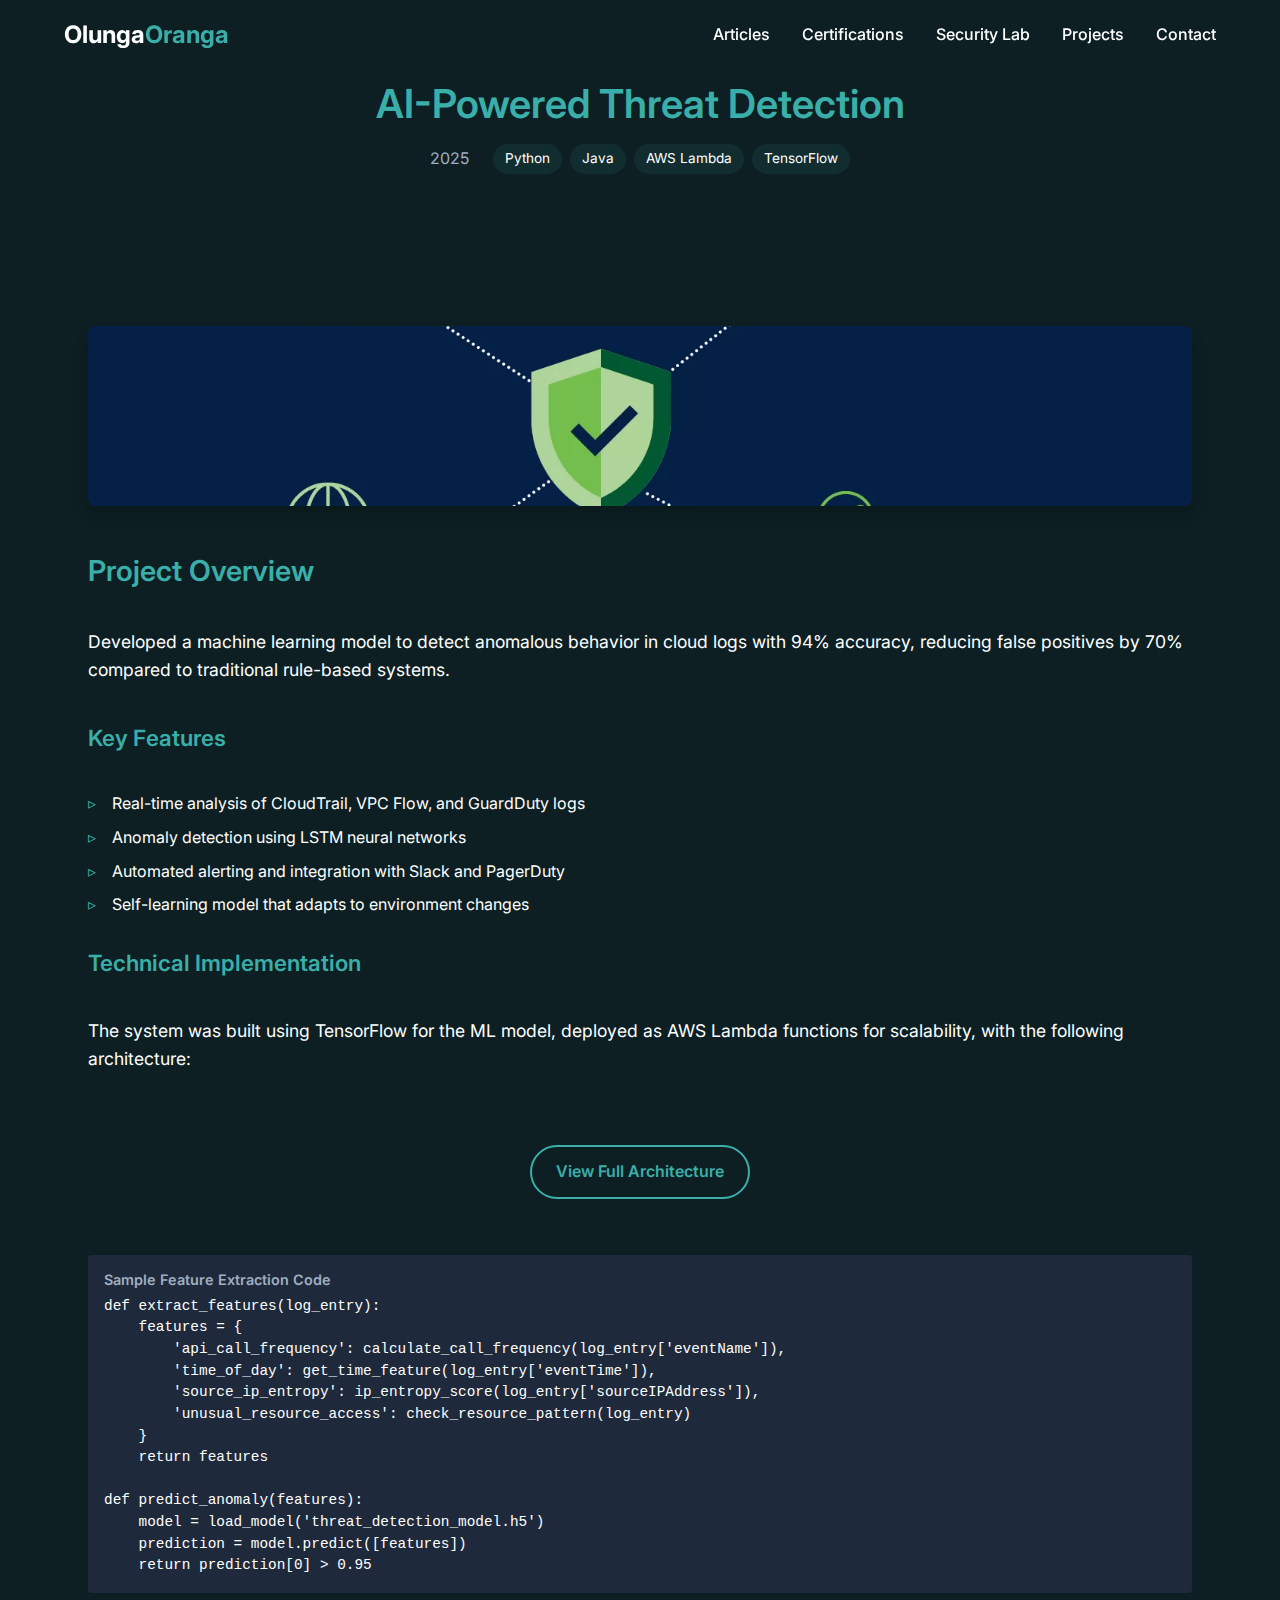
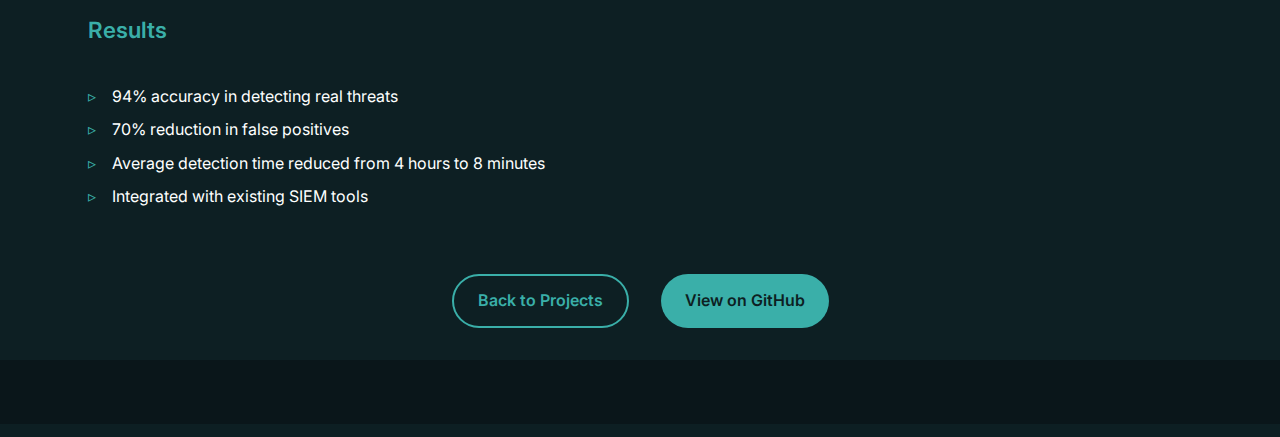
<file: AI-Powered_Threat_Detection.html>
<!DOCTYPE html>
<html lang="en">
<head>
  <meta charset="UTF-8">
  <meta name="viewport" content="width=device-width, initial-scale=1.0">
  <title>AI-Powered Threat Detection | Olunga Oranga</title>
  <meta name="description" content="Details of the AI-Powered Threat Detection project">
  <link rel="stylesheet" href="styles.css">
  <link rel="preconnect" href="https://fonts.googleapis.com">
  <link rel="preconnect" href="https://fonts.gstatic.com" crossorigin>
  <link href="https://fonts.googleapis.com/css2?family=Inter:wght@300;400;500;600;700&display=swap" rel="stylesheet">
</head>
<body>
  <!-- Navigation (same as index.html) -->
  <nav class="navbar">
    <div class="container">
      <a href="index.html" class="logo">Olunga<span>Oranga</span></a>
      <div class="nav-links">
        <a href="index.html#articles">Articles</a>
        <a href="index.html#certifications">Certifications</a>
        <a href="index.html#lab">Security Lab</a>
        <a href="index.html#projects">Projects</a>
        <a href="index.html#contact">Contact</a>
      </div>
      <button class="hamburger">
        <span></span>
        <span></span>
        <span></span>
      </button>
    </div>
  </nav>

  <main class="container project-detail">
    <section class="project-header">
      <h1>AI-Powered Threat Detection</h1>
      <div class="project-meta">
        <span class="project-date">2025</span>
        <div class="project-tech">
          <span>Python</span>
          <span>Java</span>
          <span>AWS Lambda</span>
          <span>TensorFlow</span>
        </div>
      </div>
    </section>

    <section class="project-content">
      <div class="project-image">
        <img src="assets/images/project-threat-dectection.webp" alt="Threat Detection System" loading="lazy">
      </div>
      
      <div class="project-description">
        <h2>Project Overview</h2>
        <p>Developed a machine learning model to detect anomalous behavior in cloud logs with 94% accuracy, reducing false positives by 70% compared to traditional rule-based systems.</p>
        
        <h3>Key Features</h3>
        <ul>
          <li>Real-time analysis of CloudTrail, VPC Flow, and GuardDuty logs</li>
          <li>Anomaly detection using LSTM neural networks</li>
          <li>Automated alerting and integration with Slack and PagerDuty</li>
          <li>Self-learning model that adapts to environment changes</li>
        </ul>
        
        <h3>Technical Implementation</h3>
        <p>The system was built using TensorFlow for the ML model, deployed as AWS Lambda functions for scalability, with the following architecture:</p>
        
        <div class="architecture-diagram">
          <a href="ai-threat-detection-architecture.html" class="btn-outline">View Full Architecture</a>
        </div>
        
        <div class="code-block">
          <h4>Sample Feature Extraction Code</h4>
          <pre><code>def extract_features(log_entry):
    features = {
        'api_call_frequency': calculate_call_frequency(log_entry['eventName']),
        'time_of_day': get_time_feature(log_entry['eventTime']),
        'source_ip_entropy': ip_entropy_score(log_entry['sourceIPAddress']),
        'unusual_resource_access': check_resource_pattern(log_entry)
    }
    return features

def predict_anomaly(features):
    model = load_model('threat_detection_model.h5')
    prediction = model.predict([features])
    return prediction[0] > 0.95</code></pre>
        </div>
        
        <h3>Results</h3>
        <ul>
          <li>94% accuracy in detecting real threats</li>
          <li>70% reduction in false positives</li>
          <li>Average detection time reduced from 4 hours to 8 minutes</li>
          <li>Integrated with existing SIEM tools</li>
        </ul>
      </div>
      
      <div class="project-actions">
        <a href="index.html#projects" class="btn-outline">Back to Projects</a>
        <a href="https://github.com/Saint-St" target="_blank" class="btn-primary">View on GitHub</a>
      </div>
    </section>
  </main>

  <footer class="footer">
    <!-- Same footer as index.html -->
  </footer>

  <script src="script.js"></script>
</body>
</html>
</file>
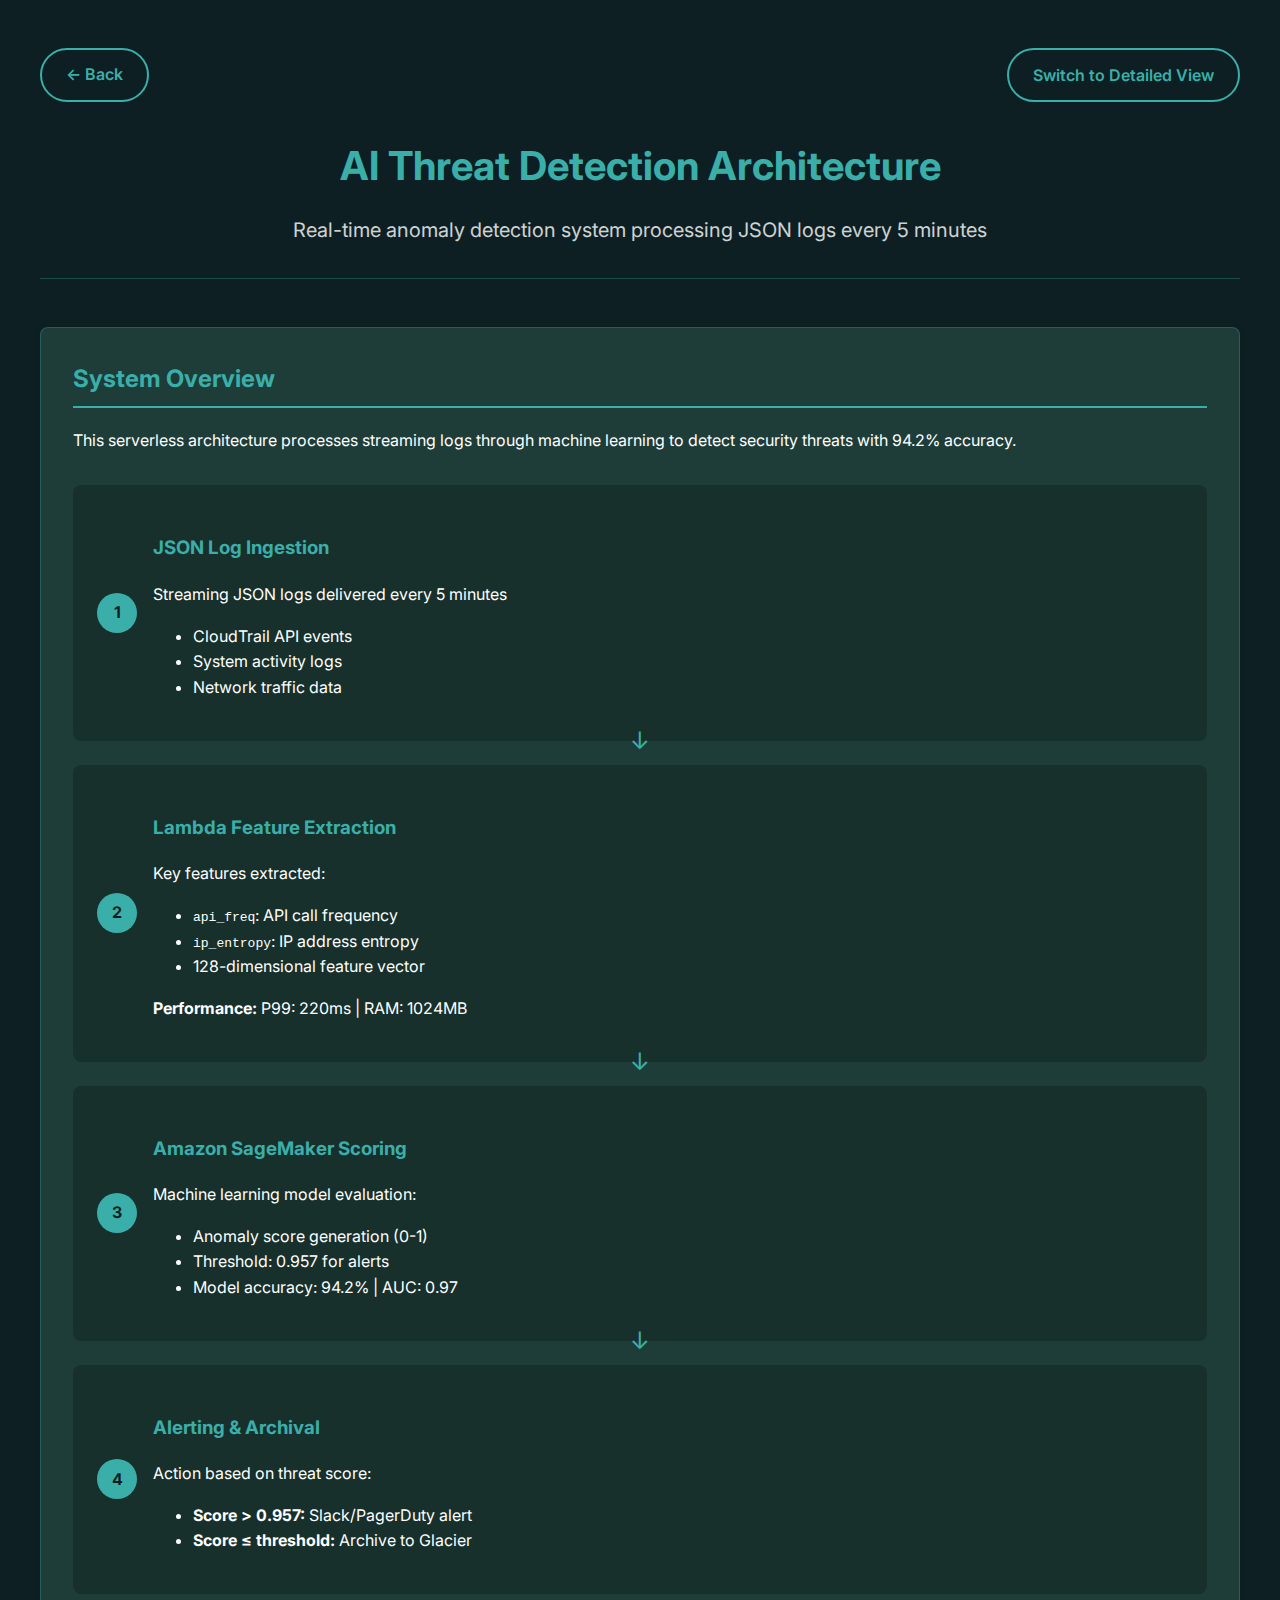
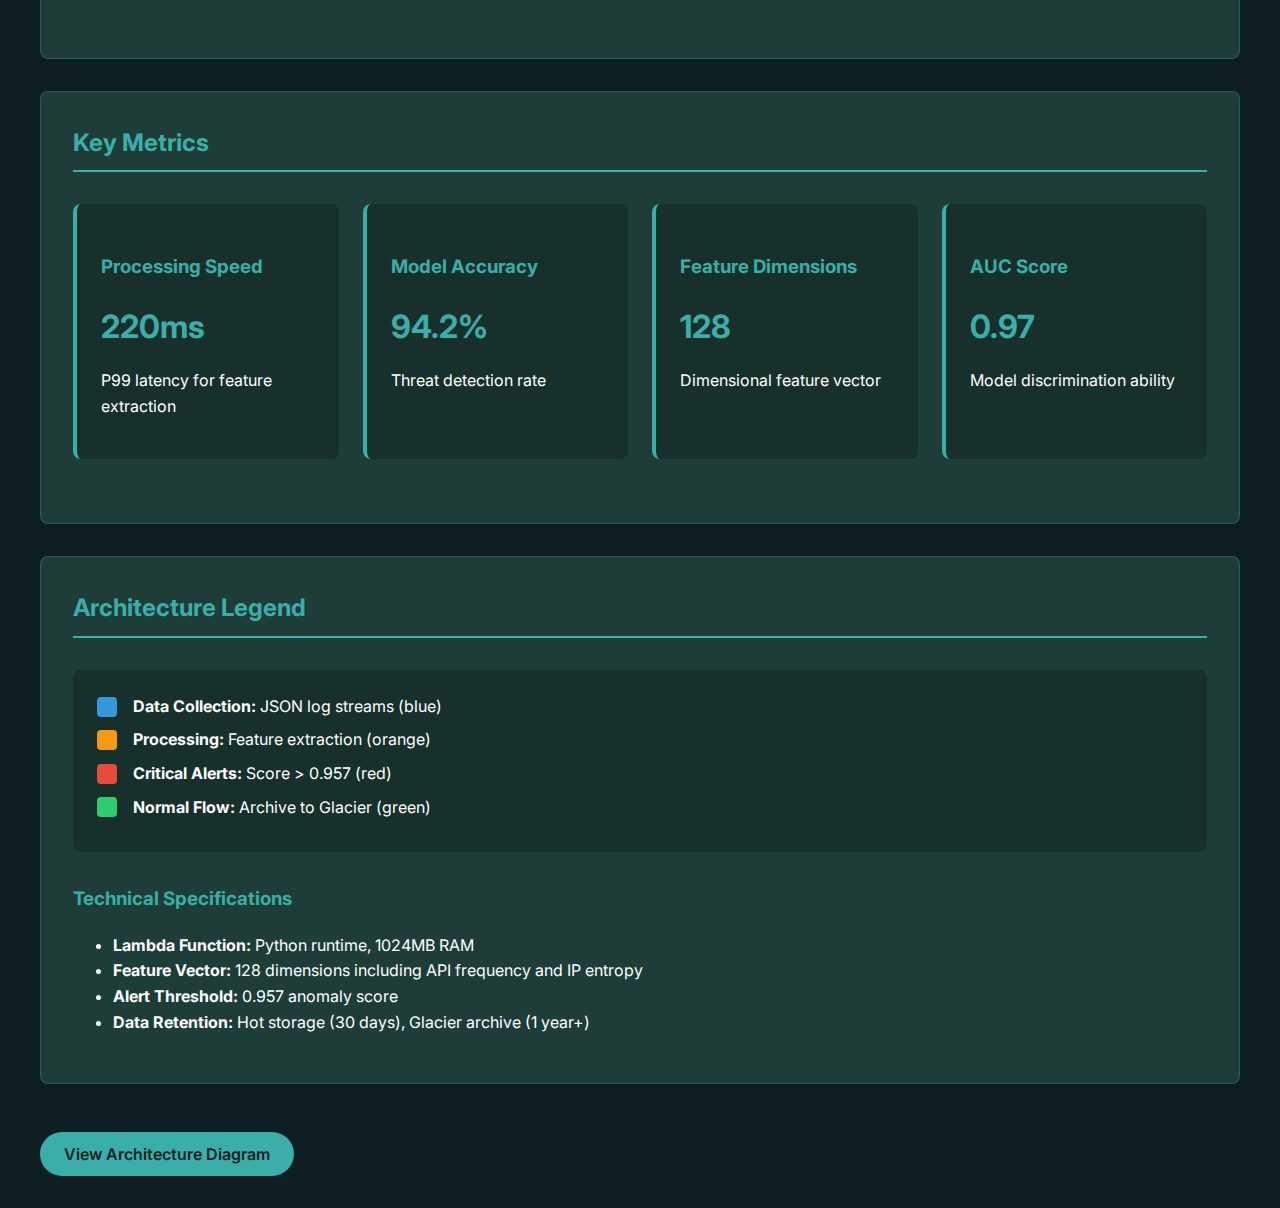
<file: ai-threat-detection-architecture.html>
<!DOCTYPE html>
<html lang="en">
<head>
    <meta charset="UTF-8">
    <meta name="viewport" content="width=device-width, initial-scale=1.0">
    <title>AI Threat Detection Architecture | Olunga Oranga</title>
    <style>
        :root {
            --primary: #0d1f23;
            --secondary: #1e3d38;
            --accent: #3aafa9;
            --text: #feffff;
            --alert: #e74c3c;
            --normal: #2ecc71;
            --processing: #f39c12;
            --text-muted: #a0aec0;
        }
        
        body {
            font-family: 'Inter', sans-serif;
            background-color: var(--primary);
            color: var(--text);
            line-height: 1.6;
            margin: 0;
            padding: 0;
        }
        
        .container {
            max-width: 1200px;
            margin: 0 auto;
            padding: 2rem;
        }
        
        header {
            text-align: center;
            margin-bottom: 3rem;
            padding-bottom: 2rem;
            border-bottom: 1px solid rgba(58, 175, 169, 0.3);
        }
        
        h1 {
            color: var(--accent);
            font-size: 2.5rem;
            margin-bottom: 1rem;
        }
        
        .subtitle {
            color: var(--text);
            opacity: 0.8;
            font-size: 1.25rem;
            max-width: 800px;
            margin: 0 auto;
        }
        
        .architecture-section, .section {
            background-color: var(--secondary);
            border-radius: 8px;
            padding: 2rem;
            margin-bottom: 2rem;
            box-shadow: 0 4px 6px rgba(0, 0, 0, 0.1);
            border: 1px solid rgba(58, 175, 169, 0.3);
        }
        
        h2 {
            color: var(--accent);
            border-bottom: 2px solid var(--accent);
            padding-bottom: 0.5rem;
            margin-top: 0;
        }
        
        h3 {
            color: var(--accent);
            margin-top: 1.5rem;
        }
        
        .flow-diagram {
            display: flex;
            flex-direction: column;
            gap: 1.5rem;
            margin: 2rem 0;
        }
        
        .flow-step {
            display: flex;
            align-items: center;
            gap: 1rem;
            padding: 1.5rem;
            background: rgba(0, 0, 0, 0.2);
            border-radius: 8px;
            position: relative;
        }
        
        .step-number {
            width: 40px;
            height: 40px;
            background-color: var(--accent);
            color: var(--primary);
            border-radius: 50%;
            display: flex;
            align-items: center;
            justify-content: center;
            font-weight: bold;
            flex-shrink: 0;
        }
        
        .step-content {
            flex-grow: 1;
        }
        
        .step-arrow {
            position: absolute;
            bottom: -20px;
            left: 50%;
            transform: translateX(-50%);
            color: var(--accent);
            font-size: 1.5rem;
        }
        
        .metrics-grid {
            display: grid;
            grid-template-columns: repeat(auto-fill, minmax(250px, 1fr));
            gap: 1.5rem;
            margin: 2rem 0;
        }
        
        .metric-card {
            background: rgba(0, 0, 0, 0.2);
            padding: 1.5rem;
            border-radius: 8px;
            border-left: 4px solid var(--accent);
        }
        
        .metric-value {
            font-size: 2rem;
            font-weight: bold;
            color: var(--accent);
            margin: 0.5rem 0;
        }
        
        .legend, .architecture-legend {
            margin: 2rem 0;
            padding: 1.5rem;
            background: rgba(0, 0, 0, 0.2);
            border-radius: 8px;
        }
        
        .legend-item {
            display: flex;
            align-items: center;
            margin-bottom: 0.5rem;
        }
        
        .legend-color {
            width: 20px;
            height: 20px;
            border-radius: 4px;
            margin-right: 1rem;
        }
        
        .color-data {
            background-color: #3498db;
        }
        
        .color-processing {
            background-color: var(--processing);
        }
        
        .color-alert {
            background-color: var(--alert);
        }
        
        .color-normal {
            background-color: var(--normal);
        }
        
        .architecture-overview {
            display: flex;
            gap: 2rem;
            margin-top: 2rem;
        }
        
        .architecture-text {
            flex: 1;
        }
        
        .architecture-visual {
            flex: 1;
            background-color: rgba(0,0,0,0.2);
            border-radius: 8px;
            display: flex;
            align-items: center;
            justify-content: center;
            min-height: 300px;
            border: 2px dashed var(--accent);
        }
        
        .component {
            margin-bottom: 2rem;
            padding: 1.5rem;
            background-color: rgba(0,0,0,0.2);
            border-radius: 6px;
        }
        
        .component-header {
            display: flex;
            align-items: center;
            margin-bottom: 1rem;
        }
        
        .component-icon {
            width: 50px;
            height: 50px;
            margin-right: 1rem;
            background-color: var(--accent);
            border-radius: 8px;
            display: flex;
            align-items: center;
            justify-content: center;
            color: var(--primary);
            font-size: 1.5rem;
            font-weight: bold;
        }
        
        .tech-spec {
            margin-left: 1.5rem;
        }
        
        .tech-spec li {
            margin-bottom: 0.5rem;
        }
        
        .btn {
            display: inline-block;
            background-color: var(--accent);
            color: var(--primary);
            padding: 0.75rem 1.5rem;
            border-radius: 50px;
            text-decoration: none;
            font-weight: 600;
            margin-top: 1rem;
            transition: all 0.3s ease;
            border: none;
            cursor: pointer;
            font-family: inherit;
            font-size: inherit;
        }
        
        .btn:hover {
            transform: translateY(-3px);
            box-shadow: 0 5px 15px rgba(58, 175, 169, 0.3);
        }
        
        .btn-outline {
            background-color: transparent;
            border: 2px solid var(--accent);
            color: var(--accent);
        }
        
        .modal {
            display: none;
            position: fixed;
            top: 0;
            left: 0;
            width: 100%;
            height: 100%;
            background-color: rgba(13, 31, 35, 0.9);
            z-index: 1000;
            align-items: center;
            justify-content: center;
        }
        
        .modal-content {
            background-color: var(--secondary);
            padding: 2rem;
            border-radius: 8px;
            max-width: 800px;
            max-height: 90vh;
            overflow-y: auto;
            position: relative;
        }
        
        .close-modal {
            position: absolute;
            top: 1rem;
            right: 1rem;
            font-size: 1.5rem;
            cursor: pointer;
            color: var(--accent);
        }
        
        .architecture-img {
            width: 100%;
            border-radius: 6px;
        }
        
        .nav-buttons {
            display: flex;
            justify-content: space-between;
            margin-top: 2rem;
        }
        
        .top-navigation {
            display: flex;
            justify-content: space-between;
            margin-bottom: 2rem;
        }
        
        @media (max-width: 768px) {
            .architecture-overview {
                flex-direction: column;
            }
            .nav-buttons, .top-navigation {
                flex-direction: column;
                gap: 1rem;
            }
        }
    </style>
    <link href="https://fonts.googleapis.com/css2?family=Inter:wght@300;400;600;700&display=swap" rel="stylesheet">
</head>
<body>
    <div class="container">
        <div class="top-navigation">
            <a href="AI-Powered_Threat_Detection.html" class="btn btn-outline">← Back </a>
            <button id="toggleViewBtn" class="btn btn-outline">Switch to Detailed View</button>
        </div>

        <header>
            <h1 id="page-title">AI Threat Detection Architecture</h1>
            <p class="subtitle" id="page-subtitle">Real-time anomaly detection system processing JSON logs every 5 minutes</p>
        </header>

        <div id="simple-view">
            <section class="architecture-section">
                <h2>System Overview</h2>
                <p>This serverless architecture processes streaming logs through machine learning to detect security threats with 94.2% accuracy.</p>
                
                <div class="flow-diagram">
                    <div class="flow-step">
                        <div class="step-number">1</div>
                        <div class="step-content">
                            <h3>JSON Log Ingestion</h3>
                            <p>Streaming JSON logs delivered every 5 minutes</p>
                            <ul>
                                <li>CloudTrail API events</li>
                                <li>System activity logs</li>
                                <li>Network traffic data</li>
                            </ul>
                        </div>
                        <div class="step-arrow">↓</div>
                    </div>
                    
                    <div class="flow-step">
                        <div class="step-number">2</div>
                        <div class="step-content">
                            <h3>Lambda Feature Extraction</h3>
                            <p>Key features extracted:</p>
                            <ul>
                                <li><code>api_freq</code>: API call frequency</li>
                                <li><code>ip_entropy</code>: IP address entropy</li>
                                <li>128-dimensional feature vector</li>
                            </ul>
                            <p><strong>Performance:</strong> P99: 220ms | RAM: 1024MB</p>
                        </div>
                        <div class="step-arrow">↓</div>
                    </div>
                    
                    <div class="flow-step">
                        <div class="step-number">3</div>
                        <div class="step-content">
                            <h3>Amazon SageMaker Scoring</h3>
                            <p>Machine learning model evaluation:</p>
                            <ul>
                                <li>Anomaly score generation (0-1)</li>
                                <li>Threshold: 0.957 for alerts</li>
                                <li>Model accuracy: 94.2% | AUC: 0.97</li>
                            </ul>
                        </div>
                        <div class="step-arrow">↓</div>
                    </div>
                    
                    <div class="flow-step">
                        <div class="step-number">4</div>
                        <div class="step-content">
                            <h3>Alerting & Archival</h3>
                            <p>Action based on threat score:</p>
                            <ul>
                                <li><strong>Score > 0.957:</strong> Slack/PagerDuty alert</li>
                                <li><strong>Score ≤ threshold:</strong> Archive to Glacier</li>
                            </ul>
                        </div>
                    </div>
                </div>
            </section>

            <section class="architecture-section">
                <h2>Key Metrics</h2>
                <div class="metrics-grid">
                    <div class="metric-card">
                        <h3>Processing Speed</h3>
                        <div class="metric-value">220ms</div>
                        <p>P99 latency for feature extraction</p>
                    </div>
                    <div class="metric-card">
                        <h3>Model Accuracy</h3>
                        <div class="metric-value">94.2%</div>
                        <p>Threat detection rate</p>
                    </div>
                    <div class="metric-card">
                        <h3>Feature Dimensions</h3>
                        <div class="metric-value">128</div>
                        <p>Dimensional feature vector</p>
                    </div>
                    <div class="metric-card">
                        <h3>AUC Score</h3>
                        <div class="metric-value">0.97</div>
                        <p>Model discrimination ability</p>
                    </div>
                </div>
            </section>

            <section class="architecture-section">
                <h2>Architecture Legend</h2>
                <div class="legend">
                    <div class="legend-item">
                        <div class="legend-color color-data"></div>
                        <span><strong>Data Collection:</strong> JSON log streams (blue)</span>
                    </div>
                    <div class="legend-item">
                        <div class="legend-color color-processing"></div>
                        <span><strong>Processing:</strong> Feature extraction (orange)</span>
                    </div>
                    <div class="legend-item">
                        <div class="legend-color color-alert"></div>
                        <span><strong>Critical Alerts:</strong> Score > 0.957 (red)</span>
                    </div>
                    <div class="legend-item">
                        <div class="legend-color color-normal"></div>
                        <span><strong>Normal Flow:</strong> Archive to Glacier (green)</span>
                    </div>
                </div>
                
                <h3>Technical Specifications</h3>
                <ul>
                    <li><strong>Lambda Function:</strong> Python runtime, 1024MB RAM</li>
                    <li><strong>Feature Vector:</strong> 128 dimensions including API frequency and IP entropy</li>
                    <li><strong>Alert Threshold:</strong> 0.957 anomaly score</li>
                    <li><strong>Data Retention:</strong> Hot storage (30 days), Glacier archive (1 year+)</li>
                </ul>
            </section>

            <div class="nav-buttons">
                <button id="viewDiagramBtn" class="btn">View Architecture Diagram</button>
            </div>
        </div>

        <div id="detailed-view" style="display: none;">
            <section class="section">
                <h2>Architecture Overview</h2>
                <p>This system processes AWS CloudTrail logs through a machine learning pipeline to detect suspicious activities in real-time. The architecture combines serverless components with managed ML services for scalable threat detection.</p>
                
                <div class="architecture-overview">
                    <div class="architecture-text">
                        <h3>Key Characteristics</h3>
                        <ul>
                            <li><strong>Real-time processing:</strong> Analyzes logs within 60 seconds of generation</li>
                            <li><strong>High accuracy:</strong> 94% detection rate with <1% false positives</li>
                            <li><strong>Self-learning:</strong> Model retrains weekly with new data</li>
                            <li><strong>Multi-output:</strong> Alerts for critical threats, archives normal activity</li>
                        </ul>
                    </div>
                    <div class="architecture-visual">
                        <img src="assets/images/ai-threat-detection-architecture.png" alt="Architecture Diagram Placeholder" class="architecture-img">
                    </div>
                </div>
            </section>

            <section class="section">
                <h2>Component Deep Dive</h2>
                
                <div class="component">
                    <div class="component-header">
                        <div class="component-icon">1</div>
                        <h3>CloudTrail Log Ingestion</h3>
                    </div>
                    <p>The entry point for all security-relevant API activities across AWS services. We capture:</p>
                    <ul class="tech-spec">
                        <li><strong>Log types:</strong> Management events, data events, and CloudTrail insights</li>
                        <li><strong>Filtering:</strong> Focus on security-related APIs (IAM, S3, EC2, KMS)</li>
                        <li><strong>Volume:</strong> Processes ~2.3M events/day across all accounts</li>
                    </ul>
                    <p><em>Implementation Note:</em> Uses CloudTrail Lake for cross-account log aggregation with 90-day retention.</p>
                </div>
                
                <div class="component">
                    <div class="component-header">
                        <div class="component-icon">2</div>
                        <h3>S3 Raw Storage Layer</h3>
                    </div>
                    <p>The data lake foundation storing raw logs before processing:</p>
                    <ul class="tech-spec">
                        <li><strong>Structure:</strong> Partitioned by account/region/day/hour</li>
                        <li><strong>Security:</strong> SSE-KMS encryption with bucket policies restricting access</li>
                        <li><strong>Lifecycle:</strong> Transitions to Glacier after 30 days</li>
                    </ul>
                    <p><em>Sample path:</em> <code>s3://security-logs/raw/AWSLogs/123456789012/CloudTrail/us-east-1/2023/11/15/</code></p>
                </div>
                
                <div class="component">
                    <div class="component-header">
                        <div class="component-icon">3</div>
                        <h3>Lambda Feature Extractor</h3>
                    </div>
                    <p>Serverless function that transforms raw logs into ML-ready features:</p>
                    <ul class="tech-spec">
                        <li><strong>Runtime:</strong> Python 3.9 with 1GB memory</li>
                        <li><strong>Features extracted:</strong>
                            <ul>
                                <li>API call frequency per service</li>
                                <li>Time-of-day patterns</li>
                                <li>Geographic anomalies</li>
                                <li>Resource access sequences</li>
                            </ul>
                        </li>
                        <li><strong>Output:</strong> 128-dimensional feature vectors</li>
                    </ul>
                    <p><em>Optimization:</em> Batch processing 100 events per invocation to reduce costs.</p>
                </div>
                
                <div class="component">
                    <div class="component-header">
                        <div class="component-icon">4</div>
                        <h3>TensorFlow Model Serving</h3>
                    </div>
                    <p>The anomaly detection brain of the system:</p>
                    <ul class="tech-spec">
                        <li><strong>Architecture:</strong> 3-layer LSTM neural network</li>
                        <li><strong>Deployment:</strong> SageMaker real-time endpoint</li>
                        <li><strong>Performance:</strong> 8ms latency per prediction</li>
                        <li><strong>Training:</strong> Weekly retraining with new data</li>
                    </ul>
                    <p><em>Key metric:</em> Model outputs anomaly scores from 0 (normal) to 1 (critical threat) with 0.95 threshold for alerts.</p>
                </div>
                
                <div class="component">
                    <div class="component-header">
                        <div class="component-icon">5</div>
                        <h3>Alerting & Archival System</h3>
                    </div>
                    <p>Decision point routing anomalies to security teams and normal traffic to cold storage:</p>
                    <ul class="tech-spec">
                        <li><strong>Critical alerts:</strong> Slack/PagerDuty notifications enriched with context</li>
                        <li><strong>Normal traffic:</strong> Compressed and archived to S3 Glacier Deep Archive</li>
                        <li><strong>Audit trail:</strong> All decisions logged in DynamoDB for forensics</li>
                    </ul>
                    <p><em>Escalation:</em> Repeated anomalies from same source auto-trigger AWS Security Hub actions.</p>
                </div>
            </section>

            <div class="nav-buttons">
                <button id="viewDiagramBtn2" class="btn">View Architecture Diagram</button>
            </div>
        </div>

        <!-- Diagram Modal -->
        <div id="diagramModal" class="modal">
            <div class="modal-content">
                <span class="close-modal">&times;</span>
                <h2>AI Threat Detection Architecture Diagram</h2>
                <img src="assets/images/ai-threat-detection-architecture.png" alt="Complete AI threat detection workflow" class="architecture-img">
                <div class="architecture-legend">
                    <h3>AI Threat Detection Architecture Legend</h3>
                    <ul>
                        <li><strong>Streaming JSON Logs:</strong> Incoming log data every 5 minutes</li>
                        <li><strong>Lambda Processing:</strong> Feature extraction (api_freq, ip_entropy)</li>
                        <li><strong>Critical Alerts:</strong> Score > 0.957 triggers Slack/PagerDuty</li>
                        <li><strong>Normal Flow:</strong> Score ≤ threshold continues to Glacier archive</li>
                        <li><strong>Model Metrics:</strong> 94.2% accuracy | AUC 0.97 | 128-dim feature vector</li>
                        <li><strong>Performance:</strong> P99: 220ms | RAM: 1024MB</li>
                    </ul>
                </div>
            </div>
        </div>
    </div>

    <script>
        // View toggling functionality
        const simpleView = document.getElementById("simple-view");
        const detailedView = document.getElementById("detailed-view");
        const toggleViewBtn = document.getElementById("toggleViewBtn");
        const pageTitle = document.getElementById("page-title");
        const pageSubtitle = document.getElementById("page-subtitle");

        toggleViewBtn.addEventListener("click", () => {
            if (simpleView.style.display === "none") {
                simpleView.style.display = "block";
                detailedView.style.display = "none";
                pageTitle.textContent = "AI Threat Detection Architecture";
                pageSubtitle.textContent = "Real-time anomaly detection system processing JSON logs every 5 minutes";
                toggleViewBtn.textContent = "Switch to Detailed View";
            } else {
                simpleView.style.display = "none";
                detailedView.style.display = "block";
                pageTitle.textContent = "AI-Powered Threat Detection System";
                pageSubtitle.textContent = "A machine learning pipeline for real-time anomaly detection in cloud infrastructure logs";
                toggleViewBtn.textContent = "Switch to Simple View";
            }
            window.scrollTo(0, 0);
        });

        // Modal functionality
        const modal = document.getElementById("diagramModal");
        const viewDiagramBtns = document.querySelectorAll("#viewDiagramBtn, #viewDiagramBtn2");
        const span = document.getElementsByClassName("close-modal")[0];

        viewDiagramBtns.forEach(btn => {
            btn.addEventListener("click", () => {
                modal.style.display = "flex";
            });
        });

        span.addEventListener("click", () => {
            modal.style.display = "none";
        });

        window.addEventListener("click", (event) => {
            if (event.target == modal) {
                modal.style.display = "none";
            }
        });
    </script>
</body>
</html>
</file>
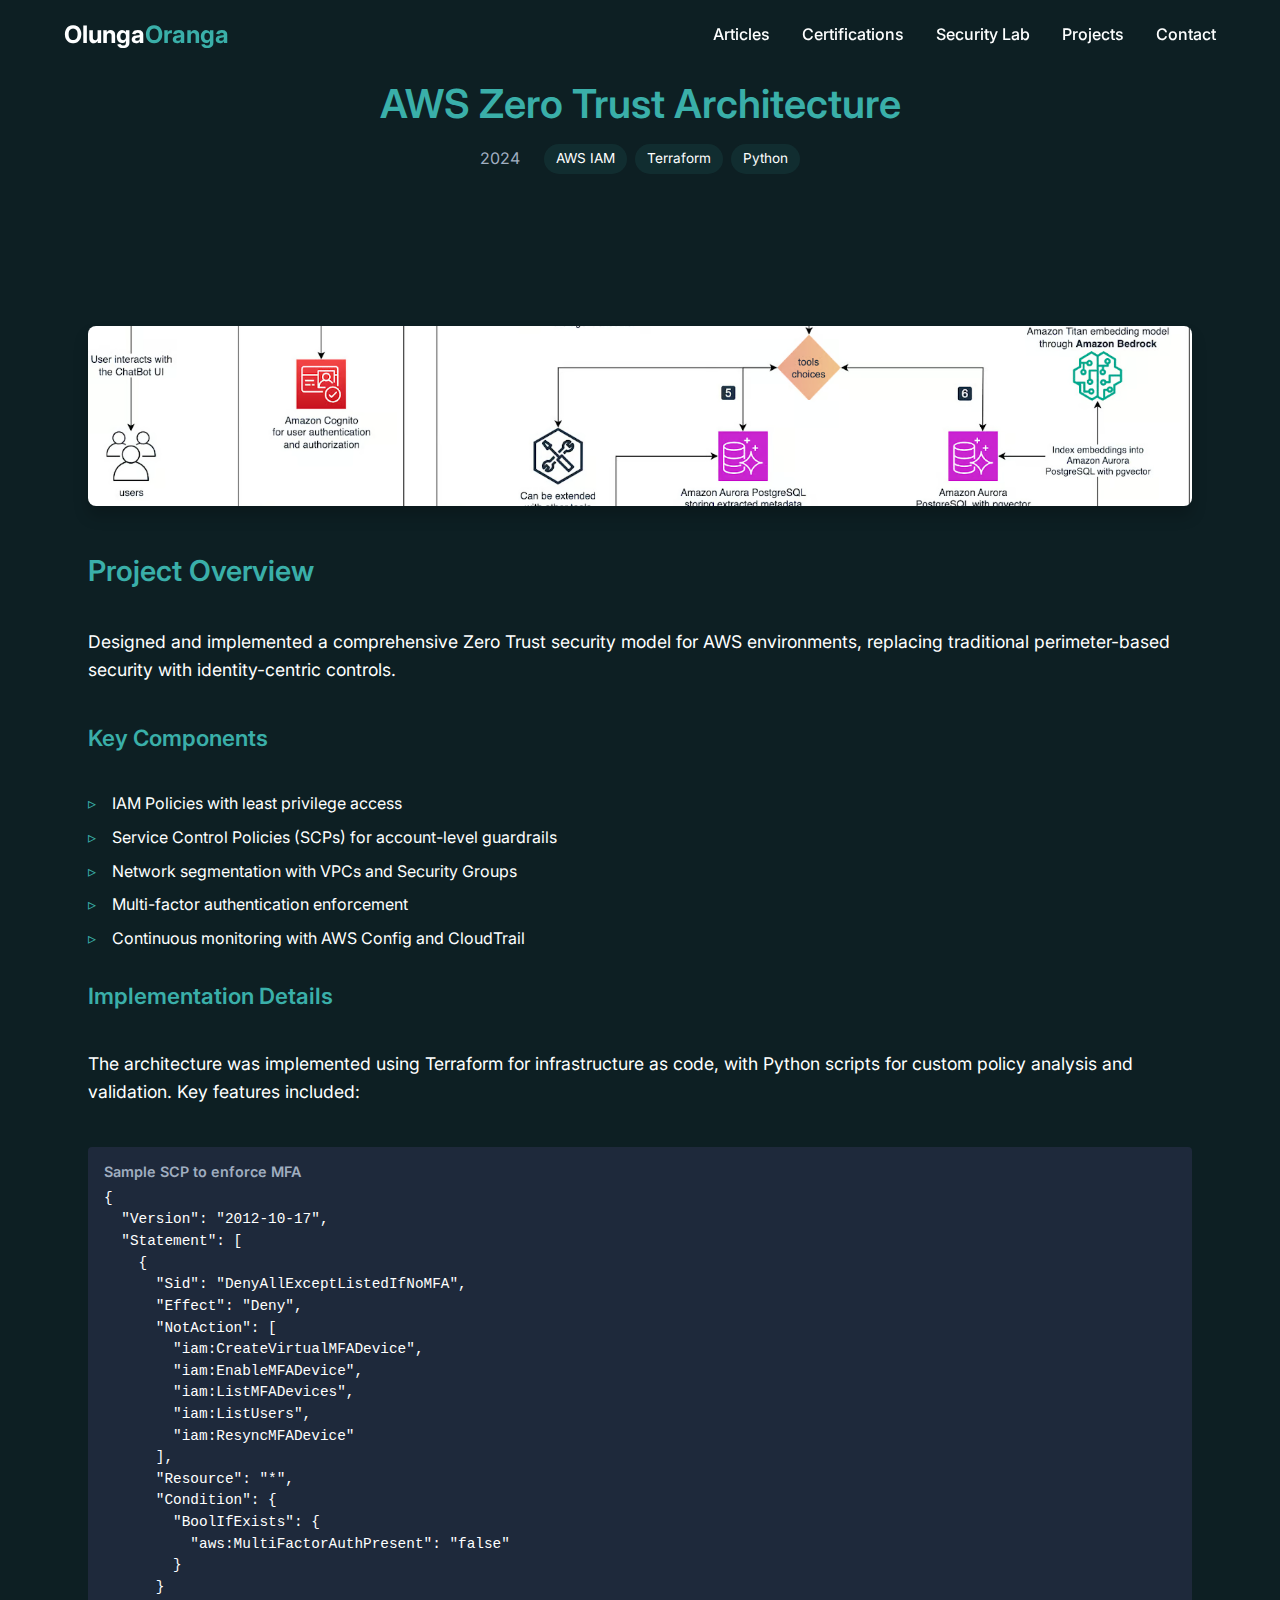
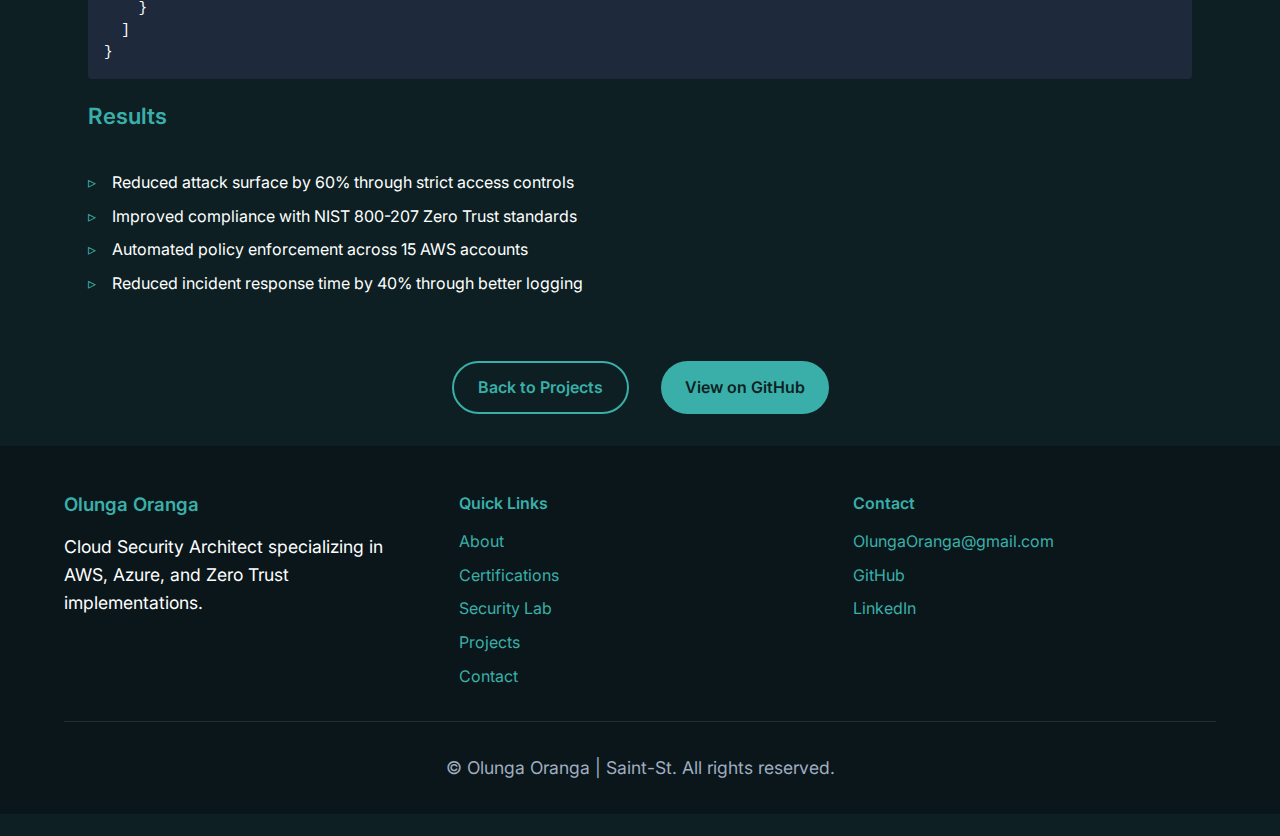
<file: AWS_Zero_Trust_Architecture.html>
<!DOCTYPE html>
<html lang="en">
<head>
  <meta charset="UTF-8">
  <meta name="viewport" content="width=device-width, initial-scale=1.0">
  <title>AWS Zero Trust Architecture | Olunga Oranga</title>
  <meta name="description" content="Details of the AWS Zero Trust Architecture project">
  <link rel="stylesheet" href="styles.css">
  <link rel="preconnect" href="https://fonts.googleapis.com">
  <link rel="preconnect" href="https://fonts.gstatic.com" crossorigin>
  <link href="https://fonts.googleapis.com/css2?family=Inter:wght@300;400;500;600;700&display=swap" rel="stylesheet">
</head>
<body>
  <!-- Navigation (same as index.html) -->
  <nav class="navbar">
    <div class="container">
      <a href="index.html" class="logo">Olunga<span>Oranga</span></a>
      <div class="nav-links">
        <a href="index.html#articles">Articles</a>
        <a href="index.html#certifications">Certifications</a>
        <a href="index.html#lab">Security Lab</a>
        <a href="index.html#projects">Projects</a>
        <a href="index.html#contact">Contact</a>
      </div>
      <button class="hamburger">
        <span></span>
        <span></span>
        <span></span>
      </button>
    </div>
  </nav>

  <main class="container project-detail">
    <section class="project-header">
      <h1>AWS Zero Trust Architecture</h1>
      <div class="project-meta">
        <span class="project-date">2024</span>
        <div class="project-tech">
          <span>AWS IAM</span>
          <span>Terraform</span>
          <span>Python</span>
        </div>
      </div>
    </section>

    <section class="project-content">
      <div class="project-image">
        <img src="assets/images/project-aws-security.avif" alt="AWS Security Architecture" loading="lazy">
      </div>
      
      <div class="project-description">
        <h2>Project Overview</h2>
        <p>Designed and implemented a comprehensive Zero Trust security model for AWS environments, replacing traditional perimeter-based security with identity-centric controls.</p>
        
        <h3>Key Components</h3>
        <ul>
          <li>IAM Policies with least privilege access</li>
          <li>Service Control Policies (SCPs) for account-level guardrails</li>
          <li>Network segmentation with VPCs and Security Groups</li>
          <li>Multi-factor authentication enforcement</li>
          <li>Continuous monitoring with AWS Config and CloudTrail</li>
        </ul>
        
        <h3>Implementation Details</h3>
        <p>The architecture was implemented using Terraform for infrastructure as code, with Python scripts for custom policy analysis and validation. Key features included:</p>
        
        <div class="code-block">
          <h4>Sample SCP to enforce MFA</h4>
          <pre><code>{
  "Version": "2012-10-17",
  "Statement": [
    {
      "Sid": "DenyAllExceptListedIfNoMFA",
      "Effect": "Deny",
      "NotAction": [
        "iam:CreateVirtualMFADevice",
        "iam:EnableMFADevice",
        "iam:ListMFADevices",
        "iam:ListUsers",
        "iam:ResyncMFADevice"
      ],
      "Resource": "*",
      "Condition": {
        "BoolIfExists": {
          "aws:MultiFactorAuthPresent": "false"
        }
      }
    }
  ]
}</code></pre>
        </div>
        
        <h3>Results</h3>
        <ul>
          <li>Reduced attack surface by 60% through strict access controls</li>
          <li>Improved compliance with NIST 800-207 Zero Trust standards</li>
          <li>Automated policy enforcement across 15 AWS accounts</li>
          <li>Reduced incident response time by 40% through better logging</li>
        </ul>
      </div>
      
      <div class="project-actions">
        <a href="index.html#projects" class="btn-outline">Back to Projects</a>
        <a href="https://github.com/Saint-St" target="_blank" class="btn-primary">View on GitHub</a>
      </div>
    </section>
  </main>

  <footer class="footer">
    <div class="container">
      <div class="footer-content">
        <div class="footer-about">
          <h3>Olunga Oranga</h3>
          <p>Cloud Security Architect specializing in AWS, Azure, and Zero Trust implementations.</p>
        </div>
        <div class="footer-links">
          <h4>Quick Links</h4>
          <ul>
            <li><a href="index.html#about">About</a></li>
            <li><a href="index.html#certifications">Certifications</a></li>
            <li><a href="index.html#lab">Security Lab</a></li>
            <li><a href="index.html#projects">Projects</a></li>
            <li><a href="index.html#contact">Contact</a></li>
          </ul>
        </div>
        <div class="footer-contact">
          <h4>Contact</h4>
          <ul>
            <li><a href="mailto:orangavictor03@gmail.com">OlungaOranga@gmail.com</a></li>
            <li><a href="https://github.com/Saint-St" target="_blank">GitHub</a></li>
            <li><a href="https://www.linkedin.com/in/olunga-oranga-52b65332b/" target="_blank">LinkedIn</a></li>
          </ul>
        </div>
      </div>
      <div class="footer-bottom">
        <p>&copy; <span id="year"></span> Olunga Oranga | Saint-St. All rights reserved.</p>
      </div>
    </div>
  </footer>

  <script src="script.js"></script>
</body>
</html>
</file>
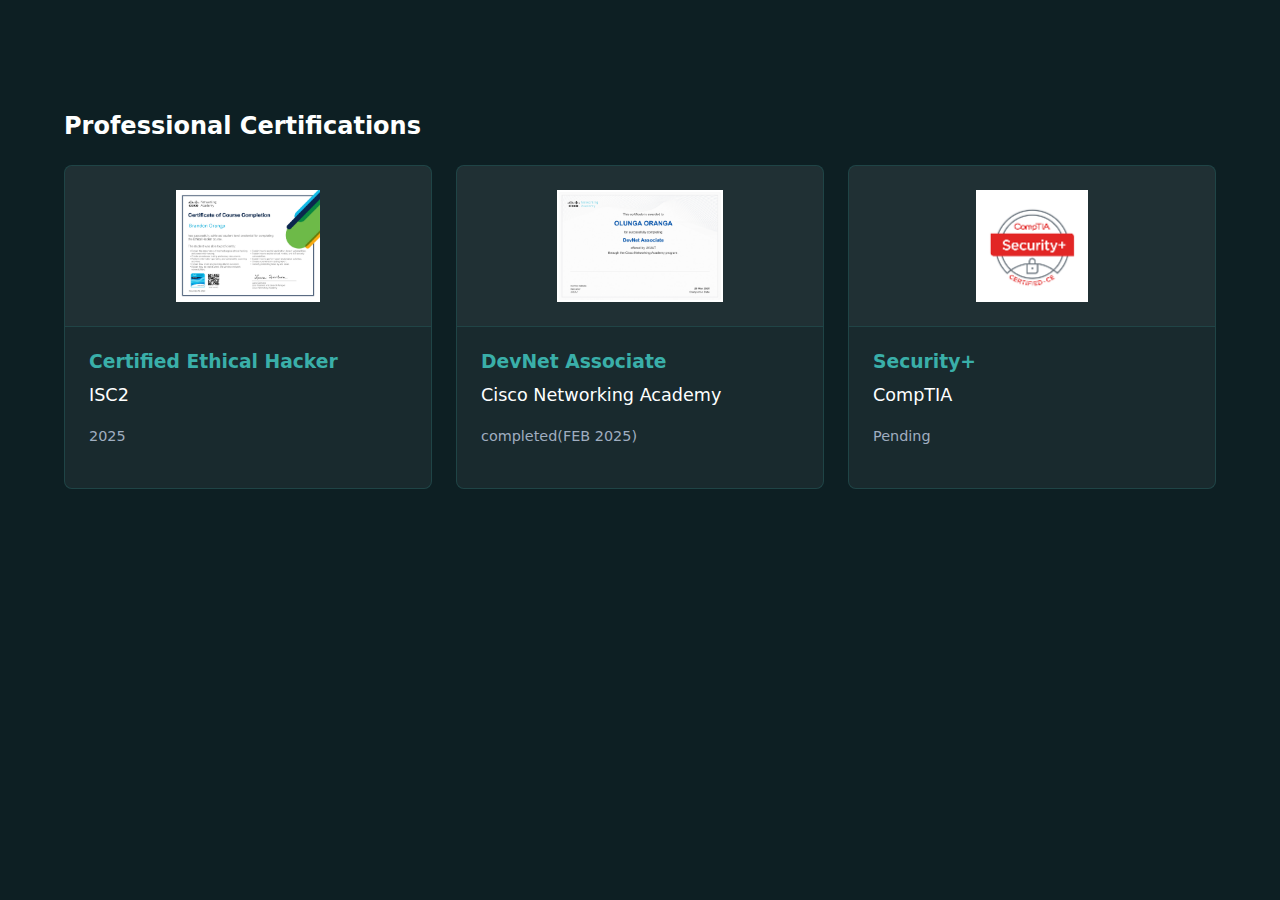
<file: certifications.html>
<!DOCTYPE html>
<html lang="en">
<head>
  <meta charset="UTF-8">
  <meta name="viewport" content="width=device-width, initial-scale=1.0">
  <title>Certified Ethical Hacker</title>
  <link rel="stylesheet" href="styles.css">
</head>
    <!-- Certifications -->
    <section id="certifications" class="section-dark">
      <div class="container">
        <h2>Professional Certifications</h2>
        <div class="cert-grid">
    
          <!-- ISC2 CC -->
          <div class="cert-card">
            <img src="assets/images/cert-badges/CEH_page-0001.jpg" alt="ISC2 Certified in Cybersecurity" loading="lazy">
            <div class="cert-details">
              <h3>Certified Ethical Hacker</h3>
              <p>ISC2</p>
              <p class="cert-date">2025</p>
            </div>
          </div>
               <!-- AWS Solutions Architect -->
          <div class="cert-card">
            <img src="assets/images/cert-badges/devnet_page-0001.jpg" alt="AWS Solutions Architect" loading="lazy">
            <div class="cert-details">
              <h3>DevNet Associate</h3>
              <p>Cisco Networking Academy</p>
              <p class="cert-date">completed(FEB 2025)</p>
            </div>
          </div>
    
          <!-- CompTIA Security+ -->
          <div class="cert-card">
            <img src="assets/images/cert-badges/security-plus.png" alt="CompTIA Security+" loading="lazy">
            <div class="cert-details">
              <h3>Security+</h3>
              <p>CompTIA</p>
              <p class="cert-date">Pending</p>
            </div>
          </div>
    
     
    
          <!-- Coming Soon Badge -->
          <!-- <div class="cert-card coming-soon">
            <div class="coming-soon-badge">Coming Soon</div>
            <img src="assets/images/cert-badges/aws-ss.png" alt="Planned Certifications" loading="lazy">
            <div class="cert-details">
              <h3>AWS Security Specialty</h3>
              <p>not yet</p>
              <p class="cert-date">2025 Target</p>
            </div>
          </div> -->
    
          <!-- Google Data Analytics -->
          <!-- <div class="cert-card">
            <img src="assets/images/cert-badges/google-da.jpg" alt="Google Data Analytics Certificate" loading="lazy">
            <div class="cert-details">
              <h3>Data Analytics</h3>
              <p>Google</p>
              <p class="cert-date">2024</p>
            </div>
          </div> -->
    
          <!-- Google AI -->
          <!-- <div class="cert-card">
            <img src="assets/images/cert-badges/google-ai.jpg" alt="Google AI Essentials" loading="lazy">
            <div class="cert-details">
              <h3>AI Essentials</h3>
              <p>Google</p>
              <p class="cert-date">2024</p>
            </div>
          </div>
     -->
          <!-- Cybersecurity Certificate -->
          <!-- <div class="cert-card">
            <img src="assets/images/cert-badges/neo.jpg" alt="Cybersecurity Certificate" loading="lazy">
            <div class="cert-details">
              <h3>Cybersecurity | Ethical  Hacking
              </h3>
              <p>Neo Cloud Technologies</p>
              <p class="cert-date">2024</p>
            </div>
          </div> -->
           <!-- Cybersecurity Certificate -->
           <!-- <div class="cert-card">
            <img src="assets/images/cert-badges/neo.jpg" alt="Cybersecurity Certificate" loading="lazy">
            <div class="cert-details">
              <h3>Solutions Architect</h3>
              <p>Neo Cloud Technologies</p>
              <p class="cert-date">2025</p>
            </div>
          </div> -->
    
          <!-- MasterCard Cybersecurity -->
          <!-- <div class="cert-card">
            <img src="assets/images/cert-badges/mf.png" alt="MasterCard Cybersecurity" loading="lazy">
            <div class="cert-details">
              <h3>Cybersecurity Foundations</h3>
              <p>MasterCard</p>
              <p class="cert-date">2024</p>
            </div>
          </div> -->
          </div>
        </div>
      </div>
    </section>
</file>
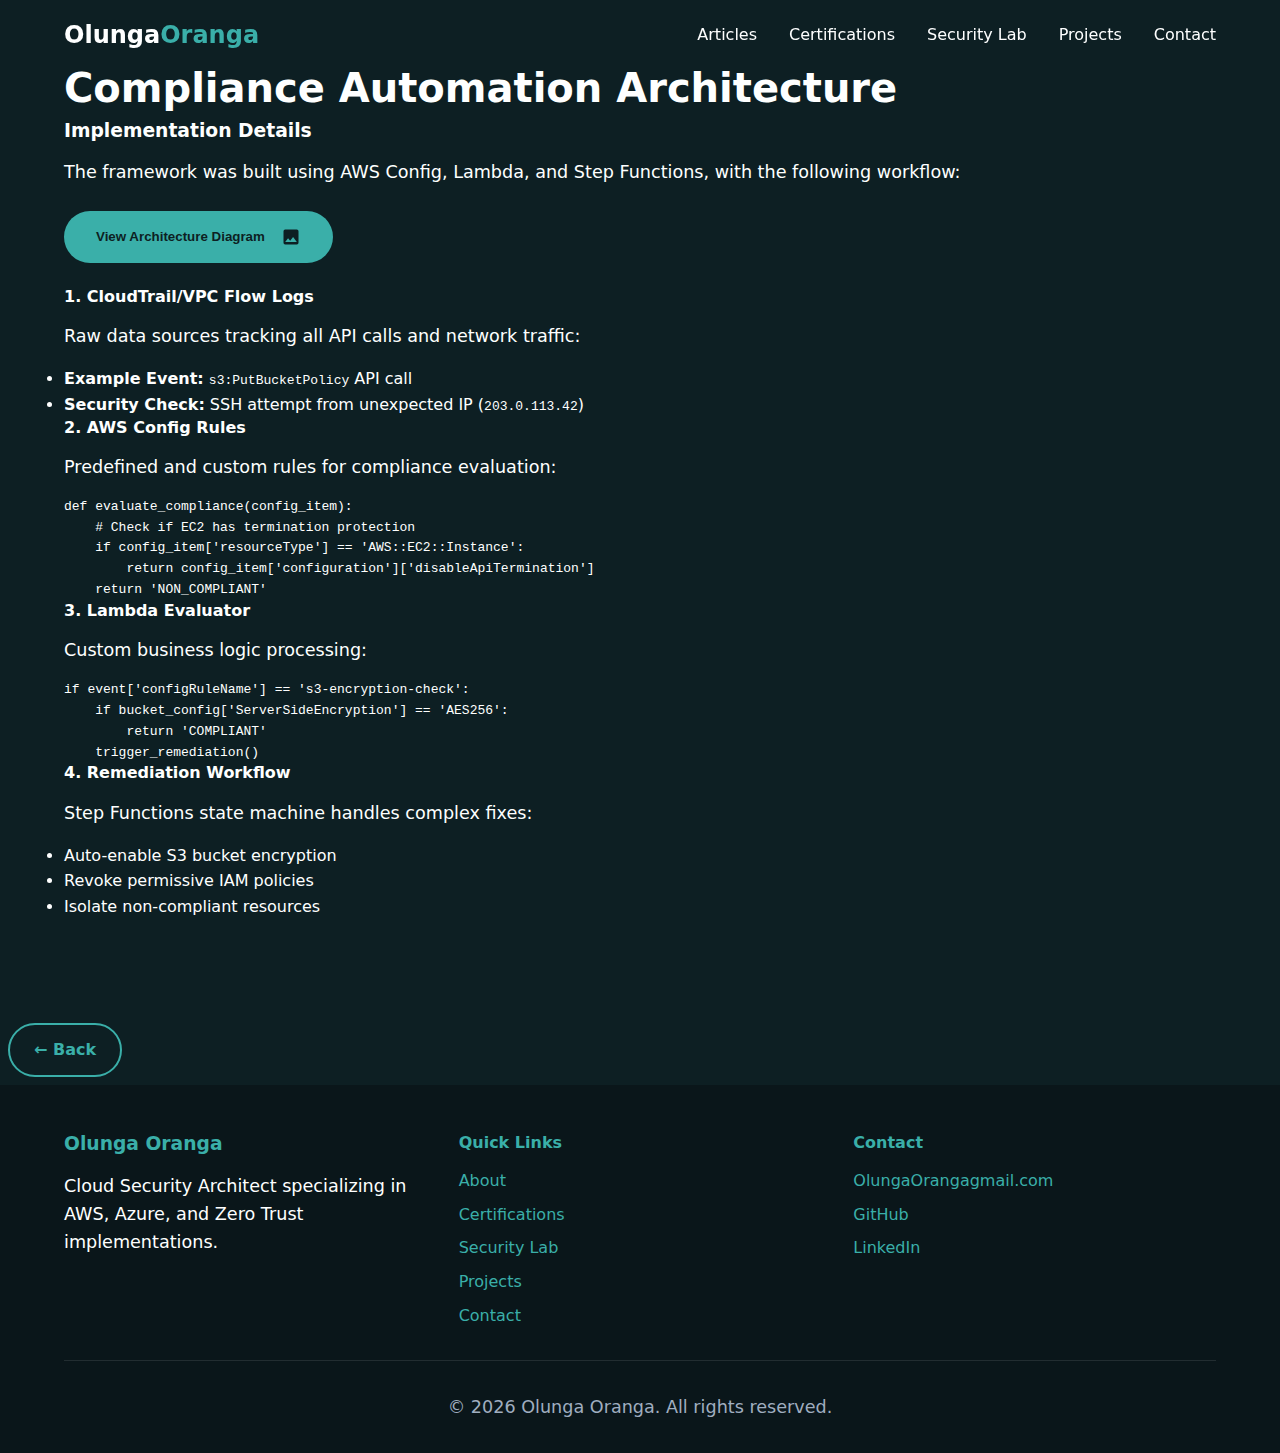
<file: compliance-architecture.html>
<!DOCTYPE html>
<html lang="en">
<head>
  <meta charset="UTF-8">
  <meta name="viewport" content="width=device-width, initial-scale=1.0">
  <title>Compliance Automation Architecture | Olunga Oranga</title>
  <link rel="stylesheet" href="styles.css">
  <style>
    /* Modal styles specific to this page */
    .modal {
      display: none;
      position: fixed;
      z-index: 1000;
      left: 0;
      top: 0;
      width: 100%;
      height: 100%;
      background-color: rgba(13, 31, 35, 0.9);
      overflow: auto;
    }
    
    .modal-content {
      background-color: var(--secondary);
      margin: 5% auto;
      padding: 2rem;
      border: 1px solid var(--accent);
      border-radius: var(--radius);
      max-width: 800px;
      position: relative;
    }
    
    .close-modal {
      position: absolute;
      top: 1rem;
      right: 1rem;
      color: var(--accent);
      font-size: 1.5rem;
      cursor: pointer;
    }
    
    .architecture-img {
      width: 100%;
      height: auto;
      border-radius: var(--radius-sm);
    }
    
    .diagram-button {
      background: var(--accent);
      color: var(--primary);
      padding: 1rem 2rem;
      border-radius: 50px;
      font-weight: 600;
      border: none;
      cursor: pointer;
      display: flex;
      align-items: center;
      gap: 0.5rem;
      margin: 1.5rem 0;
      transition: var(--transition);
    }
    
    .diagram-button:hover {
      transform: translateY(-3px);
      box-shadow: 0 5px 15px rgba(58, 175, 169, 0.3);
    }
    .nav-buttons {
      display: flex;
      justify-content: space-between;
      margin-top: 2rem;
    }
    .diagram-button svg {
      width: 20px;
      height: 20px;
    }
  </style>
</head>
<body>
  <!-- Navigation -->
  <nav class="navbar">
    <div class="container">
      <a href="index.html" class="logo">Olunga<span>Oranga</span></a>
      <div class="nav-links">
        <a href="index.html#articles">Articles</a>
        <a href="index.html#certifications">Certifications</a>
        <a href="index.html#lab">Security Lab</a>
        <a href="index.html#projects">Projects</a>
        <a href="index.html#contact">Contact</a>
      </div>
      <button class="hamburger">
        <span></span>
        <span></span>
        <span></span>
      </button>
    </div>
  </nav>

  <main class="container">
    <section class="project-detail">
      <h1>Compliance Automation Architecture</h1>
      
      <h3>Implementation Details</h3>
      <p>The framework was built using AWS Config, Lambda, and Step Functions, with the following workflow:</p>
      
      <!-- Interactive Diagram Button -->
      <button class="diagram-button" id="showDiagramBtn">
        View Architecture Diagram
        <svg viewBox="0 0 24 24" class="icon">
          <path fill="currentColor" d="M8.5,13.5L11,16.5L14.5,12L19,18H5M21,19V5C21,3.89 20.1,3 19,3H5A2,2 0 0,0 3,5V19A2,2 0 0,0 5,21H19A2,2 0 0,0 21,19Z"/>
        </svg>
      </button>
      
      <!-- Detailed Workflow Explanation -->
      <div class="workflow-steps">
        <div class="step">
          <h4>1. CloudTrail/VPC Flow Logs</h4>
          <p>Raw data sources tracking all API calls and network traffic:</p>
          <ul>
            <li><strong>Example Event:</strong> <code>s3:PutBucketPolicy</code> API call</li>
            <li><strong>Security Check:</strong> SSH attempt from unexpected IP (<code>203.0.113.42</code>)</li>
          </ul>
        </div>
        
        <div class="step">
          <h4>2. AWS Config Rules</h4>
          <p>Predefined and custom rules for compliance evaluation:</p>
          <pre><code>def evaluate_compliance(config_item):
    # Check if EC2 has termination protection
    if config_item['resourceType'] == 'AWS::EC2::Instance':
        return config_item['configuration']['disableApiTermination']
    return 'NON_COMPLIANT'</code></pre>
        </div>
        
        <div class="step">
          <h4>3. Lambda Evaluator</h4>
          <p>Custom business logic processing:</p>
          <pre><code>if event['configRuleName'] == 's3-encryption-check':
    if bucket_config['ServerSideEncryption'] == 'AES256':
        return 'COMPLIANT'
    trigger_remediation()</code></pre>
        </div>
        
        <div class="step">
          <h4>4. Remediation Workflow</h4>
          <p>Step Functions state machine handles complex fixes:</p>
          <ul>
            <li>Auto-enable S3 bucket encryption</li>
            <li>Revoke permissive IAM policies</li>
            <li>Isolate non-compliant resources</li>
          </ul>
        </div>
      </div>
    </section>
  </main>

  <!-- Architecture Diagram Modal -->
  <div id="architectureModal" class="modal">
    <div class="modal-content">
      <span class="close-modal" id="closeModal">&times;</span>
      <h2>AWS Compliance Automation Architecture</h2>
      <img src="assets/images/compliance-architecture.jpg" alt="AWS Compliance Automation Workflow" class="architecture-img">
      <div class="legend">
        <h4>Key Components:</h4>
        <ul>
          <li><strong>Blue Arrows:</strong> Data flow direction</li>
          <li><strong>Orange Boxes:</strong> AWS managed services</li>
          <li><strong>Green Boxes:</strong> Custom components</li>
        </ul>
      </div>
    </div>
  </div>
  <div class="nav-buttons">
            <a href="Compliance_Automation_Framework.html" class="btn btn-outline">← Back </a>
        </div>

  <footer class="footer">
    <div class="container">
      <div class="footer-content">
        <div class="footer-about">
          <h3>Olunga Oranga</h3>
          <p>Cloud Security Architect specializing in AWS, Azure, and Zero Trust implementations.</p>
        </div>
        <div class="footer-links">
          <h4>Quick Links</h4>
          <ul>
            <li><a href="index.html#about">About</a></li>
            <li><a href="index.html#certifications">Certifications</a></li>
            <li><a href="index.html#lab">Security Lab</a></li>
            <li><a href="index.html#projects">Projects</a></li>
            <li><a href="index.html#contact">Contact</a></li>
          </ul>
        </div>
        <div class="footer-contact">
          <h4>Contact</h4>
          <ul>
            <li><a href="mailto:olungaoranga@gmail.com">OlungaOrangagmail.com</a></li>
            <li><a href="https://github.com/Saint-St" target="_blank">GitHub</a></li>
            <li><a href="https://www.linkedin.com/in/olunga-oranga-52b65332b/s" target="_blank">LinkedIn</a></li>
          </ul>
        </div>
      </div>
      <div class="footer-bottom">
        <p>&copy; <span id="year"></span> Olunga Oranga. All rights reserved.</p>
      </div>
    </div>
  </footer>

  <script>
    // Modal functionality
    const modal = document.getElementById("architectureModal");
    const btn = document.getElementById("showDiagramBtn");
    const span = document.getElementById("closeModal");

    btn.onclick = function() {
      modal.style.display = "block";
    }

    span.onclick = function() {
      modal.style.display = "none";
    }

    window.onclick = function(event) {
      if (event.target == modal) {
        modal.style.display = "none";
      }
    }

    // Set current year in footer
    document.getElementById('year').textContent = new Date().getFullYear();

    // Mobile navigation
    const hamburger = document.querySelector('.hamburger');
    const navLinks = document.querySelector('.nav-links');

    hamburger?.addEventListener('click', () => {
      hamburger.classList.toggle('active');
      navLinks.classList.toggle('active');
    });
  </script>
</body>
</html>
</file>
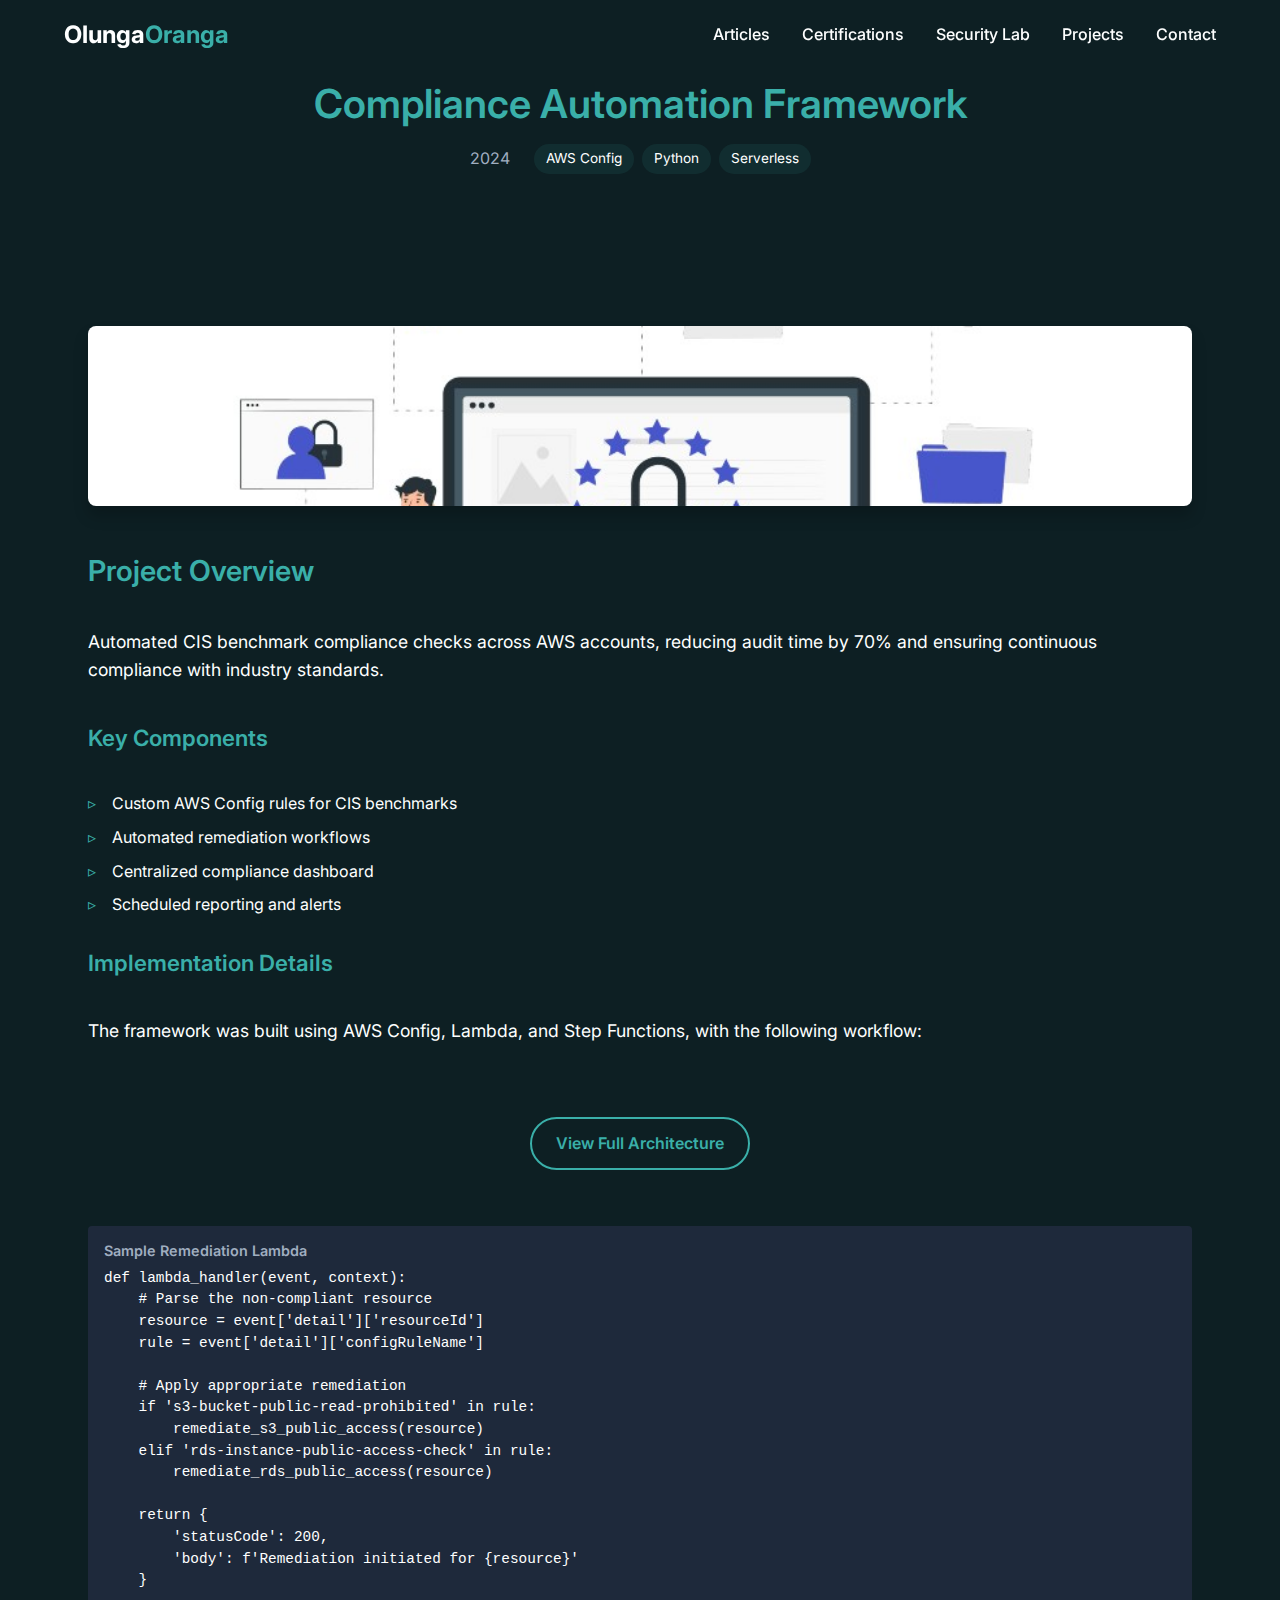
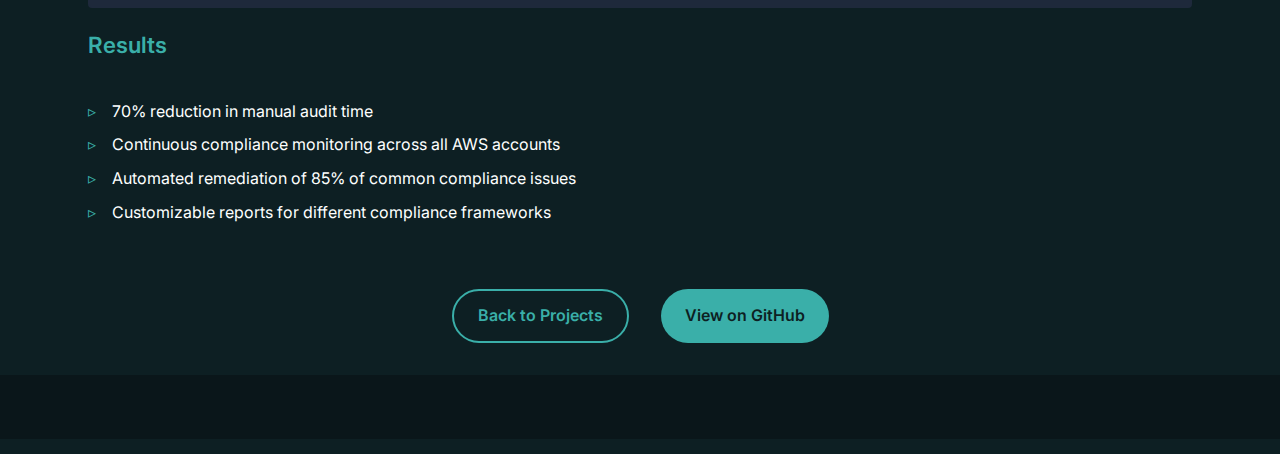
<file: Compliance_Automation_Framework.html>
<!DOCTYPE html>
<html lang="en">
<head>
  <meta charset="UTF-8">
  <meta name="viewport" content="width=device-width, initial-scale=1.0">
  <title>Compliance Automation Framework | Olunga Oranga</title>
  <meta name="description" content="Details of the Compliance Automation Framework project">
  <link rel="stylesheet" href="styles.css">
  <link rel="preconnect" href="https://fonts.googleapis.com">
  <link rel="preconnect" href="https://fonts.gstatic.com" crossorigin>
  <link href="https://fonts.googleapis.com/css2?family=Inter:wght@300;400;500;600;700&display=swap" rel="stylesheet">
</head>
<body>
  <!-- Navigation (same as index.html) -->
  <nav class="navbar">
    <div class="container">
      <a href="index.html" class="logo">Olunga<span>Oranga</span></a>
      <div class="nav-links">
        <a href="index.html#articles">Articles</a>
        <a href="index.html#certifications">Certifications</a>
        <a href="index.html#lab">Security Lab</a>
        <a href="index.html#projects">Projects</a>
        <a href="index.html#contact">Contact</a>
      </div>
      <button class="hamburger">
        <span></span>
        <span></span>
        <span></span>
      </button>
    </div>
  </nav>

  <main class="container project-detail">
    <section class="project-header">
      <h1>Compliance Automation Framework</h1>
      <div class="project-meta">
        <span class="project-date">2024</span>
        <div class="project-tech">
          <span>AWS Config</span>
          <span>Python</span>
          <span>Serverless</span>
        </div>
      </div>
    </section>

    <section class="project-content">
      <div class="project-image">
        <img src="assets/images/project-compliance.jpg" alt="Compliance Automation" loading="lazy">
      </div>
      
      <div class="project-description">
        <h2>Project Overview</h2>
        <p>Automated CIS benchmark compliance checks across AWS accounts, reducing audit time by 70% and ensuring continuous compliance with industry standards.</p>
        
        <h3>Key Components</h3>
        <ul>
          <li>Custom AWS Config rules for CIS benchmarks</li>
          <li>Automated remediation workflows</li>
          <li>Centralized compliance dashboard</li>
          <li>Scheduled reporting and alerts</li>
        </ul>
        
        <h3>Implementation Details</h3>
        <p>The framework was built using AWS Config, Lambda, and Step Functions, with the following workflow:</p>
        
        <div class="architecture-diagram">
          <a href="compliance-architecture.html" class="btn-outline">View Full Architecture</a>
        </div>
        
        <div class="code-block">
          <h4>Sample Remediation Lambda</h4>
          <pre><code>def lambda_handler(event, context):
    # Parse the non-compliant resource
    resource = event['detail']['resourceId']
    rule = event['detail']['configRuleName']
    
    # Apply appropriate remediation
    if 's3-bucket-public-read-prohibited' in rule:
        remediate_s3_public_access(resource)
    elif 'rds-instance-public-access-check' in rule:
        remediate_rds_public_access(resource)
    
    return {
        'statusCode': 200,
        'body': f'Remediation initiated for {resource}'
    }</code></pre>
        </div>
        
        <h3>Results</h3>
        <ul>
          <li>70% reduction in manual audit time</li>
          <li>Continuous compliance monitoring across all AWS accounts</li>
          <li>Automated remediation of 85% of common compliance issues</li>
          <li>Customizable reports for different compliance frameworks</li>
        </ul>
      </div>
      
      <div class="project-actions">
        <a href="index.html#projects" class="btn-outline">Back to Projects</a>
        <a href="https://github.com/Saint-St" target="_blank" class="btn-primary">View on GitHub</a>
      </div>
    </section>
  </main>

  <footer class="footer">
    <!-- Same footer as index.html -->
  </footer>

  <script src="script.js"></script>
</body>
</html>
</file>
<file: styles.css>
/* styles.css */
.zt-step {
background: rgba(255, 255, 255, 0.05);
border-radius: var(--radius);
padding: 1.5rem;
border-left: 3px solid var(--accent);
transition: var(--transition);
}

.zt-step:hover {
transform: translateY(-5px);
box-shadow: var(--shadow);
}

.zt-step-header {
display: flex;
align-items: center;
gap: 1rem;
margin-bottom: 0.5rem;
}

.zt-icon {
font-size: 1.5rem;
}
.typedText {
    text-transform: capitalize;
    color: var(--text-color-third); /* Bright Crimson */
}

.zt-description {
color: var(--text-muted);
margin-bottom: 1rem;
}

.zt-details ul {
list-style: none;
padding-left: 0;
}

.zt-details li {
position: relative;
padding-left: 1.5rem;
margin-bottom: 0.5rem;
}

.zt-details li::before {
content: '▹';
position: absolute;
left: 0;
color: var(--accent);
}

.zt-visualization {
margin-top: 2rem;
background: rgba(0, 0, 0, 0.2);
border-radius: var(--radius);
padding: 1.5rem;
}

.zt-visualization-diagram {
display: flex;
justify-content: center;
align-items: center;
gap: 1.5rem;
margin-bottom: 1rem;
}

.zt-device, .zt-auth, .zt-policy, .zt-resource {
background: var(--secondary);
padding: 1rem 1.5rem;
border-radius: var(--radius);
position: relative;
}

.zt-device::after, .zt-auth::after, .zt-policy::after {
content: '↓';
position: absolute;
bottom: -1.5rem;
left: 50%;
transform: translateX(-50%);
}

.zt-visualization-caption {
text-align: center;
color: var(--text-muted);
font-style: italic;
}
/* Add to your existing CSS */
.hidden {
  display: none;
}

.tech-stack .btn-outline {
  display: inline-flex;
  align-items: center;
  padding: 0.5rem 1rem;
  font-size: 0.9rem;
}
/* Project Detail Page Styles */
.project-detail {
  padding: 4rem 0;
}

.project-header {
  margin-bottom: 3rem;
  text-align: center;
}

.project-header h1 {
  font-size: 2.5rem;
  color: var(--accent);
}

.project-meta {
  display: flex;
  justify-content: center;
  align-items: center;
  gap: 1.5rem;
  margin-top: 1rem;
}

.project-date {
  color: var(--text-muted);
}

.project-tech {
  display: flex;
  gap: 0.5rem;
  flex-wrap: wrap;
  justify-content: center;
}

.project-tech span {
  background: rgba(58, 175, 169, 0.1);
  padding: 0.25rem 0.75rem;
  border-radius: 50px;
  font-size: 0.85rem;
}

.project-content {
  display: flex;
  flex-direction: column;
  gap: 2rem;
}

.project-image {
  border-radius: var(--radius);
  overflow: hidden;
  box-shadow: var(--shadow-lg);
}

.project-image img {
  width: 100%;
  height: auto;
}

.project-description {
  display: flex;
  flex-direction: column;
  gap: 1.5rem;
}

.project-description h2 {
  color: var(--accent);
  font-size: 1.8rem;
}

.project-description h3 {
  font-size: 1.4rem;
  color: var(--accent);
}

.project-description ul {
  list-style: none;
  padding-left: 1.5rem;
}

.project-description li {
  position: relative;
  margin-bottom: 0.5rem;
}

.project-description li::before {
  content: '▹';
  position: absolute;
  left: -1.5rem;
  color: var(--accent);
}

.code-block {
  background: #1e293b;
  border-radius: var(--radius-sm);
  padding: 1rem;
  overflow-x: auto;
}

.code-block pre {
  margin: 0;
  font-family: 'Courier New', monospace;
  font-size: 0.9rem;
  line-height: 1.5;
}

.code-block h4 {
  margin-bottom: 0.5rem;
  color: var(--text-muted);
  font-size: 0.9rem;
}

.architecture-diagram {
  margin: 1.5rem 0;
  text-align: center;
}

.architecture-diagram img {
  max-width: 100%;
  height: auto;
  border-radius: var(--radius);
  box-shadow: var(--shadow);
}

.project-actions {
  display: flex;
  gap: 1rem;
  margin-top: 2rem;
  justify-content: center;
}

/* Responsive adjustments */
@media (max-width: 768px) {
  .project-header h1 {
    font-size: 2rem;
  }
  
  .project-meta {
    flex-direction: column;
    gap: 0.5rem;
  }
  
  .project-description h2 {
    font-size: 1.5rem;
  }
  
  .project-description h3 {
    font-size: 1.2rem;
  }
  
  .project-actions {
    flex-direction: column;
    align-items: center;
  }
}
/* Animation for smooth expansion */
#more-tools {
  transition: all 0.3s ease;
  overflow: hidden;
}
/* Zero Trust Scrollable Principles */
.principles-container {
  position: relative;
  margin: 0 auto;
  max-width: 100%;
  padding: 0 40px;
}

.principles-grid {
  display: flex;
  overflow-x: auto;
  scroll-behavior: smooth;
  gap: 1.5rem;
  padding: 1rem 0;
  scrollbar-width: none; /* Hide scrollbar for Firefox */
  -ms-overflow-style: none; /* Hide scrollbar for IE/Edge */
}

.principles-grid::-webkit-scrollbar {
  display: none; /* Hide scrollbar for Chrome/Safari */
}

.scroll-btn {
  position: absolute;
  top: 50%;
  transform: translateY(-50%);
  width: 40px;
  height: 40px;
  background: rgba(58, 175, 169, 0.7);
  border: none;
  border-radius: 50%;
  color: white;
  cursor: pointer;
  z-index: 10;
  display: flex;
  align-items: center;
  justify-content: center;
  transition: var(--transition);
}

.scroll-btn:hover {
  background: var(--accent);
  transform: translateY(-50%) scale(1.1);
}

.scroll-btn svg {
  width: 24px;
  height: 24px;
}

.left-scroll {
  left: 0;
}

.right-scroll {
  right: 0;
}

.principle-card {
  flex: 0 0 280px;
  background: rgba(255, 255, 255, 0.05);
  border-radius: var(--radius-sm);
  padding: 1.5rem;
  transition: var(--transition);
}
/* Update the network controls style */
.network-controls {
  margin-top: 1rem;
  text-align: center;
}

#show-sg-btn {
  padding: 0.75rem 1.5rem;
  font-size: 1rem;
  width: auto; /* Remove fixed width if any */
}

.zt-steps-container {
  grid-template-columns: 1fr;
}

.zt-visualization-diagram {
  flex-direction: column;
  gap: 2rem;
}

.zt-device::after, .zt-auth::after, .zt-policy::after {
  content: '→';
  position: absolute;
  right: -1.5rem;
  bottom: auto;
  left: auto;
  top: 50%;
  transform: translateY(-50%);
}
/* Zero Trust Demo Styles */
.zt-steps-container {
  display: grid;
  grid-template-columns: repeat(auto-fit, minmax(250px, 1fr));
  gap: 1.5rem;
  margin-bottom: 2rem;
}

.zt-step {
  background: rgba(255, 255, 255, 0.05);
  /* ... (continue with all the new CSS) */
}

/* ... (paste all remaining new CSS styles) */

@media (max-width: 768px) {
  .network-diagram-container {
    grid-template-columns: 1fr;
  }
  
  /* ... (rest of the new media queries) */
}/* styles.css */
:root {
  --primary: #0d1f23;
  --secondary: #1e3d38;
  --accent: #3aafa9;
  --accent-dark: #2b837e;
  --text: #feffff;
  --text-muted: #a0aec0;
  --text-dark: #2d3748;
  --transition: all 0.3s ease;
  --shadow: 0 4px 6px rgba(0, 0, 0, 0.1);
  --shadow-lg: 0 10px 15px rgba(0, 0, 0, 0.2);
  --radius: 8px;
  --radius-sm: 4px;
}

/* Base Styles */
* {
  margin: 0;
  padding: 0;
  box-sizing: border-box;
}

body {
  font-family: 'Inter', system-ui, -apple-system, sans-serif;
  line-height: 1.6;
  color: var(--text);
  background: var(--primary);
  scroll-behavior: smooth;
}

h1, h2, h3, h4, h5, h6 {
  font-weight: 600;
  line-height: 1.2;
  margin-bottom: 1rem;
}

p {
  margin-bottom: 1rem;
}

a {
  color: var(--accent);
  text-decoration: none;
  transition: var(--transition);
}

a:hover {
  color: var(--text);
}

img {
  max-width: 100%;
  height: auto;
  display: block;
}

.container {
  width: 100%;
  max-width: 1200px;
  margin: 0 auto;
  padding: 0 1.5rem;
}

section {
  padding: 5rem 0;
}

.section-description {
  max-width: 700px;
  margin: 0 auto 2rem;
  text-align: center;
  color: var(--text-muted);
}

/* Navigation */
.navbar {
  position: fixed;
  top: 0;
  left: 0;
  width: 100%;
  background: rgba(13, 31, 35, 0.9);
  backdrop-filter: blur(10px);
  z-index: 1000;
  padding: 1rem 0;
  transition: var(--transition);
}

.navbar.scrolled {
  box-shadow: var(--shadow);
}

.navbar .container {
  display: flex;
  justify-content: space-between;
  align-items: center;
}

.logo {
  font-size: 1.5rem;
  font-weight: 700;
  color: var(--text);
}

.logo span {
  color: var(--accent);
}

.nav-links {
  display: flex;
  gap: 2rem;
}

.nav-links a {
  color: var(--text);
  font-weight: 500;
  position: relative;
}

.nav-links a::after {
  content: '';
  position: absolute;
  bottom: -5px;
  left: 0;
  width: 0;
  height: 2px;
  background: var(--accent);
  transition: var(--transition);
}

.nav-links a:hover::after {
  width: 100%;
}

.hamburger {
  display: none;
  background: none;
  border: none;
  cursor: pointer;
  padding: 0.5rem;
}

.hamburger span {
  display: block;
  width: 25px;
  height: 2px;
  background: var(--text);
  margin: 5px 0;
  transition: var(--transition);
}

/* Hero Section */
.hero {
  position: relative;
  min-height: 100vh;
  display: flex;
  align-items: center;
  text-align: center;
  padding: 6rem 0 4rem;
  overflow: hidden;
}

.hero-overlay {
  position: absolute;
  top: 0;
  left: 0;
  width: 100%;
  height: 100%;
  background: linear-gradient(rgba(13, 31, 35, 0.9), rgba(13, 31, 35, 0.8)),
              url('assets/images/cloud-bg.webp') center/cover no-repeat;
  z-index: -1;
}

.profile-pic {
  width: 150px;
  height: 150px;
  border-radius: 50%;
  border: 4px solid var(--accent);
  margin: 0 auto 1.5rem;
  object-fit: cover;
  box-shadow: var(--shadow-lg);
}

h1 {
  font-size: 2.5rem;
  margin-bottom: 0.5rem;
}

.subtitle {
  font-size: 1.25rem;
  color: var(--accent);
  margin-bottom: 2rem;
}

.social-links {
  display: flex;
  justify-content: center;
  gap: 1.5rem;
  margin: 1.5rem 0;
}

.social-links a {
  display: flex;
  align-items: center;
  justify-content: center;
  width: 40px;
  height: 40px;
  border-radius: 50%;
  background: rgba(255, 255, 255, 0.1);
  transition: var(--transition);
}

.social-links a:hover {
  background: var(--accent);
  transform: translateY(-3px);
}

/* Buttons */
.btn-primary, .btn-outline, .btn-lab {
  display: inline-flex;
  align-items: center;
  justify-content: center;
  padding: 0.75rem 1.5rem;
  border-radius: 50px;
  font-weight: 600;
  text-decoration: none;
  transition: var(--transition);
  margin: 0.5rem;
  cursor: pointer;
  border: none;
  font-size: 1rem;
}

.btn-primary {
  background: var(--accent);
  color: var(--primary);
}

.btn-outline {
  border: 2px solid var(--accent);
  color: var(--accent);
  background: transparent;
}

.btn-lab {
  background: var(--secondary);
  color: var(--text);
}

.btn-primary:hover, .btn-outline:hover, .btn-lab:hover {
  transform: translateY(-3px);
  box-shadow: 0 5px 15px rgba(58, 175, 169, 0.3);
}

.btn-primary:hover {
  background: var(--accent-dark);
}

.btn-outline:hover {
  background: rgba(58, 175, 169, 0.1);
}

.icon {
  margin-left: 0.5rem;
}

/* About Section */
.about-grid {
  display: grid;
  grid-template-columns: 1fr 1fr;
  gap: 3rem;
  align-items: center;
}

.about-content {
  display: flex;
  flex-direction: column;
  gap: 1.5rem;
}

.skills-list {
  list-style: none;
  display: flex;
  flex-direction: column;
  gap: 0.75rem;
}

.skills-list li::before {
  content: '▹';
  color: var(--accent);
  margin-right: 0.5rem;
}

.tech-stack {
  display: flex;
  flex-direction: column;
  gap: 1.5rem;
}

.tech-category {
  display: flex;
  flex-direction: column;
  gap: 0.5rem;
}

.tech-category h4 {
  font-size: 1rem;
  color: var(--accent);
}

.tech-tags {
  display: flex;
  flex-wrap: wrap;
  gap: 0.5rem;
}

.tech-tags span {
  background: rgba(58, 175, 169, 0.1);
  padding: 0.25rem 0.75rem;
  border-radius: 50px;
  font-size: 0.85rem;
}

.about-image img {
  border-radius: var(--radius);
  box-shadow: var(--shadow-lg);
}

/* Articles Section */
.articles-grid {
  display: grid;
  grid-template-columns: repeat(auto-fill, minmax(300px, 1fr));
  gap: 2rem;
  margin: 2rem 0;
}

.article-card {
  background: rgba(255, 255, 255, 0.05);
  border-radius: var(--radius);
  overflow: hidden;
  transition: var(--transition);
  border: 1px solid rgba(58, 175, 169, 0.2);
}

.article-card:hover {
  transform: translateY(-5px);
  box-shadow: var(--shadow-lg);
}

.article-image {
  width: 100%;
  height: 180px;
  object-fit: cover;
}

.article-content {
  padding: 1.5rem;
}

.article-title {
  font-size: 1.1rem;
  margin-bottom: 0.5rem;
  line-height: 1.4;
}

.article-title a {
  color: var(--text);
}

.article-title a:hover {
  color: var(--accent);
  text-decoration: underline;
}

.article-excerpt {
  color: var(--text-muted);
  font-size: 0.9rem;
  margin-bottom: 1rem;
  display: -webkit-box;
  -webkit-line-clamp: 3;
  line-clamp: 3;
  -webkit-box-orient: vertical;
  overflow: hidden;
}

.article-meta {
  display: flex;
  justify-content: space-between;
  font-size: 0.8rem;
  color: var(--text-muted);
}

.skeleton-card {
  background: rgba(255, 255, 255, 0.05);
  border-radius: var(--radius);
  height: 300px;
  position: relative;
  overflow: hidden;
}

.skeleton-card::after {
  content: '';
  position: absolute;
  top: 0;
  left: 0;
  right: 0;
  bottom: 0;
  background: linear-gradient(90deg, 
    rgba(255,255,255,0) 0%, 
    rgba(255,255,255,0.05) 50%, 
    rgba(255,255,255,0) 100%);
  animation: shimmer 1.5s infinite;
}

@keyframes shimmer {
  0% { transform: translateX(-100%); }
  100% { transform: translateX(100%); }
}

/* Section Styling */
.section-light {
  background: var(--secondary);
}

.section-dark {
  background: var(--primary);
}

.section-accent {
  background: #11232b;
}

/* Certifications */
.cert-filters {
  display: flex;
  gap: 0.5rem;
  margin-bottom: 1.5rem;
  flex-wrap: wrap;
  justify-content: center;
}
h2 {
      font-size: 1.5rem;
      margin-top: 2rem;
    }
p {
      font-size: 1.1rem;
      line-height: 1.6;
    }
.cert-filters button {
  background: rgba(255, 255, 255, 0.1);
  border: none;
  color: var(--text);
  padding: 0.5rem 1rem;
  border-radius: var(--radius-sm);
  cursor: pointer;
  transition: var(--transition);
}

.cert-filters button:hover, .cert-filters button.active {
  background: var(--accent);
  color: var(--primary);
}

.cert-grid {
  display: grid;
  grid-template-columns: repeat(auto-fill, minmax(280px, 1fr));
  gap: 1.5rem;
  margin-top: 1.5rem;
}

.cert-card {
  background: rgba(255, 255, 255, 0.05);
  border-radius: var(--radius);
  overflow: hidden;
  transition: var(--transition);
  border: 1px solid rgba(58, 175, 169, 0.2);
}

.cert-card:hover {
  transform: translateY(-5px);
  box-shadow: var(--shadow-lg);
  border-color: var(--accent);
}

.cert-card img {
  width: 100%;
  height: 160px;
  object-fit: contain;
  padding: 1.5rem;
  background: rgba(255, 255, 255, 0.03);
}

.cert-details {
  padding: 1.5rem;
  border-top: 1px solid rgba(58, 175, 169, 0.2);
}

.cert-details h3 {
  color: var(--accent);
  margin-bottom: 0.5rem;
}

.cert-date {
  color: var(--text-muted);
  font-size: 0.9rem;
  margin-top: 0.5rem;
}

.candidate-badge {
  display: inline-block;
  background: #fcd34d;
  color: var(--primary);
  padding: 0.25rem 0.75rem;
  border-radius: 50px;
  font-size: 0.75rem;
  font-weight: bold;
  margin-left: 0.5rem;
}

.view-more {
  text-align: center;
  margin-top: 2rem;
}

/* Projects Section */
.projects-grid {
  display: grid;
  grid-template-columns: repeat(auto-fill, minmax(300px, 1fr));
  gap: 2rem;
  margin: 2rem 0;
}

.project-card {
  background: rgba(255, 255, 255, 0.05);
  border-radius: var(--radius);
  overflow: hidden;
  transition: var(--transition);
  border: 1px solid rgba(58, 175, 169, 0.2);
}

.project-card:hover {
  transform: translateY(-5px);
  box-shadow: var(--shadow-lg);
}

.project-image {
  height: 180px;
  overflow: hidden;
}

.project-image img {
  width: 100%;
  height: 100%;
  object-fit: cover;
  transition: transform 0.5s ease;
}

.project-card:hover .project-image img {
  transform: scale(1.05);
}

.project-content {
  padding: 1.5rem;
  display: flex;
  flex-direction: column;
  gap: 1rem;
}

.project-tech {
  display: flex;
  flex-wrap: wrap;
  gap: 0.5rem;
}

.project-tech span {
  background: rgba(58, 175, 169, 0.1);
  padding: 0.25rem 0.75rem;
  border-radius: 50px;
  font-size: 0.85rem;
}

.project-link {
  align-self: flex-start;
  margin-top: 0.5rem;
}

/* Lab Section Styles */
.lab-container {
  background: rgba(0, 0, 0, 0.2);
  border-radius: var(--radius);
  overflow: hidden;
  border: 1px solid var(--accent);
}

.lab-header {
  padding: 1rem;
  background: rgba(0, 0, 0, 0.3);
  border-bottom: 1px solid var(--accent);
  display: flex;
  flex-wrap: wrap;
  justify-content: space-between;
  align-items: center;
  gap: 1rem;
}

.scenario-selector {
  display: flex;
  gap: 0.5rem;
  flex-wrap: wrap;
}

.scenario-btn {
  background: rgba(255, 255, 255, 0.1);
  border: none;
  color: var(--text);
  padding: 0.5rem 1rem;
  border-radius: var(--radius-sm);
  cursor: pointer;
  transition: var(--transition);
}

.scenario-btn:hover {
  background: rgba(58, 175, 169, 0.3);
}

.scenario-btn.active {
  background: var(--accent);
  color: var(--primary);
}

.scenario-content {
  display: none;
  padding: 1.5rem;
}

.scenario-content.active {
  display: block;
}

.scenario-description {
  margin-bottom: 1.5rem;
}

/* IAM Policy Simulator Styles */
.interactive-area {
  display: grid;
  grid-template-columns: 1fr 1fr;
  gap: 1.5rem;
  margin-top: 1rem;
}

.code-editor {
  width: 100%;
  height: 200px;
  background: #1e293b;
  color: #f8fafc;
  border: 1px solid #334155;
  border-radius: var(--radius-sm);
  padding: 0.75rem;
  font-family: 'Courier New', monospace;
  resize: vertical;
  line-height: 1.5;
}

.action-list {
  display: flex;
  flex-direction: column;
  gap: 0.5rem;
  margin: 1rem 0;
  max-height: 200px;
  overflow-y: auto;
  padding: 0.5rem;
}

.action-list label {
  display: flex;
  align-items: center;
  gap: 0.5rem;
  cursor: pointer;
  padding: 0.25rem;
  border-radius: var(--radius-sm);
  transition: var(--transition);
}

.action-list label:hover {
  background: rgba(255, 255, 255, 0.05);
}

.results-panel {
  grid-column: span 2;
  background: rgba(0, 0, 0, 0.3);
  padding: 1rem;
  border-radius: var(--radius-sm);
  min-height: 100px;
  overflow-y: auto;
}

.policy-templates {
  display: flex;
  flex-wrap: wrap;
  gap: 0.5rem;
  align-items: center;
  margin-bottom: 1rem;
}

.policy-templates select {
  background: #1e293b;
  color: white;
  border: 1px solid #334155;
  padding: 0.5rem;
  border-radius: var(--radius-sm);
  min-width: 200px;
}

/* Zero Trust Demo Styles */
.zero-trust-flow {
  display: grid;
  grid-template-columns: repeat(auto-fit, minmax(250px, 1fr));
  gap: 1rem;
  margin: 1rem 0;
}

.zt-step {
  background: rgba(255, 255, 255, 0.05);
  border-radius: var(--radius-sm);
  padding: 1rem;
  border-left: 3px solid var(--accent);
}

.zero-trust-principles {
  margin-top: 2rem;
}

.principles-grid {
  display: grid;
  grid-template-columns: repeat(auto-fit, minmax(250px, 1fr));
  gap: 1.5rem;
  margin-top: 1rem;
}

.principle-card {
  background: rgba(255, 255, 255, 0.05);
  border-radius: var(--radius-sm);
  padding: 1.5rem;
  transition: var(--transition);
}

.principle-card:hover {
  transform: translateY(-5px);
  box-shadow: var(--shadow);
}

.principle-icon {
  font-size: 2rem;
  margin-bottom: 1rem;
}

/* Attack Simulation */
.attack-simulation {
  margin-top: 1rem;
}

.attack-selector {
  margin-bottom: 1rem;
}

.attack-selector select {
  width: 100%;
  padding: 0.5rem;
  background: #1e293b;
  color: white;
  border: 1px solid #334155;
  border-radius: var(--radius-sm);
}

.attack-log {
  height: 300px;
  overflow-y: auto;
  background: #1e293b;
  padding: 1rem;
  border-radius: var(--radius-sm);
  margin-bottom: 1rem;
  border: 1px solid #334155;
  font-family: 'Courier New', monospace;
  font-size: 0.9rem;
}

.attack-step {
  padding: 0.75rem;
  margin: 0.5rem 0;
  background: rgba(239, 68, 68, 0.1);
  border-left: 3px solid #ef4444;
  border-radius: var(--radius-sm);
}

.prevention {
  margin-top: 1rem;
}

.prevention li {
  color: #10b981;
  margin: 0.5rem 0;
}

.simulation-start, .simulation-end, .simulation-stop {
  padding: 0.75rem;
  margin: 0.5rem 0;
  background: rgba(59, 130, 246, 0.1);
  border-left: 3px solid #3b82f6;
  border-radius: var(--radius-sm);
  font-weight: bold;
}

.attack-controls {
  display: flex;
  gap: 0.5rem;
}

/* Policy Recommendations */
.recommendation-item {
  padding: 1rem;
  margin-bottom: 1rem;
  background: rgba(255, 255, 255, 0.05);
  border-radius: var(--radius-sm);
}
/* Zero Trust Scrollable Principles - Updated */
.principles-container {
  position: relative;
  margin: 0 auto;
  max-width: 100%;
  padding: 0 40px;
  overflow: hidden; /* Hide overflow to prevent horizontal scrollbar */
}

.principles-grid {
  display: flex;
  overflow-x: auto;
  scroll-behavior: smooth;
  gap: 1.5rem;
  padding: 1rem 0 2rem; /* Extra padding at bottom */
  scroll-snap-type: x mandatory; /* Snap to each card */
  -webkit-overflow-scrolling: touch; /* Smooth scrolling on iOS */
}

.principle-card {
  flex: 0 0 calc(280px - 1rem); /* Slightly smaller to fit more */
  scroll-snap-align: start; /* Snap alignment */
  background: rgba(255, 255, 255, 0.05);
  border-radius: var(--radius-sm);
  padding: 1.5rem;
  transition: var(--transition);
  border: 1px solid rgba(58, 175, 169, 0.2);
}

/* Make cards more compact for mobile */
@media (max-width: 768px) {
  .principle-card {
    flex: 0 0 240px;
    padding: 1rem;
  }
  
  .principles-grid {
    gap: 1rem;
  }
}
:root {
  --primary: #0d1f23;
  --secondary: #1e3d38;
  --accent: #3aafa9;
  --text: #feffff;
  --text-muted: #a0aec0;
}

/* All your existing styles */

/* Zero Trust Scrollable Principles */
.principles-container {
  position: relative;
  margin: 2rem auto;
  max-width: 100%;
  padding: 0 40px;
}

.principles-grid {
  display: flex;
  overflow-x: auto;
  scroll-behavior: smooth;
  gap: 1.5rem;
  padding: 1rem 0;
  scrollbar-width: none;
}

.principles-grid::-webkit-scrollbar {
  display: none;
}

.scroll-btn {
  position: absolute;
  top: 50%;
  transform: translateY(-50%);
  width: 40px;
  height: 40px;
  background: rgba(58, 175, 169, 0.7);
  border: none;
  border-radius: 50%;
  color: white;
  cursor: pointer;
  z-index: 10;
  font-size: 1.2rem;
}

.scroll-btn:hover {
  background: var(--accent);
}

.left-scroll {
  left: 0;
}

.right-scroll {
  right: 0;
}

.principle-card {
  flex: 0 0 280px;
  background: rgba(255, 255, 255, 0.05);
  border-radius: var(--radius-sm);
  padding: 1.5rem;
  border: 1px solid rgba(58, 175, 169, 0.2);
}

.principle-icon {
  font-size: 2rem;
  margin-bottom: 1rem;
}
.principles-container {
  position: relative;
  margin: 2rem auto;
  max-width: 100%;
  padding: 0 40px;
}

.principles-grid {
  display: flex;
  overflow-x: auto;
  scroll-behavior: smooth;
  gap: 1.5rem;
  padding: 1rem 0;
  scrollbar-width: none;
  -ms-overflow-style: none;
}

.principles-grid::-webkit-scrollbar {
  display: none;
}

.scroll-btn {
  position: absolute;
  top: 50%;
  transform: translateY(-50%);
  width: 40px;
  height: 40px;
  background: rgba(58, 175, 169, 0.7);
  border: none;
  border-radius: 50%;
  color: white;
  cursor: pointer;
  z-index: 10;
  display: flex;
  align-items: center;
  justify-content: center;
  transition: var(--transition);
}

.scroll-btn:hover {
  background: var(--accent);
}

/* Network Security Styles */
.network-diagram-container {
  display: grid;
  grid-template-columns: 1fr 1fr;
  gap: 2rem;
  margin-top: 1rem;
}

.network-diagram {
  background: rgba(0, 0, 0, 0.2);
  border-radius: var(--radius);
  padding: 1.5rem;
  border: 1px solid var(--accent);
}

.vpc {
  position: relative;
  padding: 1rem;
  border: 1px dashed rgba(255, 255, 255, 0.2);
  border-radius: var(--radius);
}

.subnets {
  display: grid;
  grid-template-columns: 1fr;
  gap: 1rem;
  margin-top: 1rem;
}

.subnet {
  padding: 1rem;
  border-radius: var(--radius-sm);
  position: relative;
}

.public-subnet {
  background: rgba(58, 175, 169, 0.1);
  border: 1px solid var(--accent);
}

.private-subnet {
  background: rgba(13, 31, 35, 0.5);
  border: 1px solid rgba(255, 255, 255, 0.1);
}

.instance {
  padding: 0.75rem;
  margin: 0.5rem 0;
  border-radius: var(--radius-sm);
  background: rgba(255, 255, 255, 0.1);
  cursor: pointer;
  transition: var(--transition);
}

.instance:hover, .instance.highlight {
  background: var(--accent);
  color: var(--primary);
}

.security-details-panel {
  background: rgba(0, 0, 0, 0.3);
  border-radius: var(--radius);
  padding: 1.5rem;
  border: 1px solid var(--accent);
}

.sg-section {
  margin-bottom: 1.5rem;
}

.sg-section h6 {
  margin-bottom: 0.5rem;
  color: var(--accent);
}

.sg-rules {
  width: 100%;
  border-collapse: collapse;
  font-size: 0.9rem;
}

.sg-rules th, .sg-rules td {
  padding: 0.5rem;
  text-align: left;
  border-bottom: 1px solid rgba(255, 255, 255, 0.1);
}

.sg-rules th {
  background: rgba(255, 255, 255, 0.05);
}

.sg-best-practices ul {
  list-style: none;
  padding-left: 0;
}

.sg-best-practices li {
  position: relative;
  padding-left: 1.5rem;
  margin-bottom: 0.5rem;
}

.sg-best-practices li::before {
  content: '▹';
  position: absolute;
  left: 0;
  color: var(--accent);
}

.network-security-tips {
  margin-top: 2rem;
  background: rgba(255, 255, 255, 0.05);
  padding: 1.5rem;
  border-radius: var(--radius);
  border: 1px solid var(--accent);
}

.network-security-tips ul {
  list-style: none;
  margin-top: 1rem;
}

.network-security-tips li {
  margin-bottom: 0.5rem;
  position: relative;
  padding-left: 1.5rem;
}

.network-security-tips li::before {
  content: '▹';
  position: absolute;
  left: 0;
  color: var(--accent);
}

@media (max-width: 768px) {
  .network-diagram-container {
    grid-template-columns: 1fr;
  }
}

  .network-diagram {
    padding: 1rem;
  }

  .vpc {
    padding: 0.5rem;
  }

  .subnets {
    grid-template-columns: repeat(auto-fill, minmax(200px, 1fr));
  }

  .subnet {
    padding: 0.5rem;
  }

  .instance {
    padding: 0.5rem;
    font-size: 0.9rem;
  }

.recommendation-item pre {
  background: #1e293b;
  padding: 0.75rem;
  border-radius: var(--radius-sm);
  overflow-x: auto;
  margin: 0.5rem 0;
  font-family: 'Courier New', monospace;
  font-size: 0.85rem;
}

.apply-policy {
  margin-top: 0.5rem;
}

/* Resume Section */
.resume-container {
  display: grid;
  grid-template-columns: 1fr 1fr;
  gap: 3rem;
  align-items: center;
}

.resume-preview {
  background: rgba(255, 255, 255, 0.05);
  border-radius: var(--radius);
  overflow: hidden;
  height: 400px;
  display: flex;
  align-items: center;
  justify-content: center;
}

.resume-preview img {
  width: 100%;
  height: 100%;
  object-fit: contain;
}

.resume-actions {
  display: flex;
  flex-direction: column;
  gap: 1rem;
  align-items: flex-start;
}

/* Testimonials */
.testimonials-slider {
  display: flex;
  gap: 2rem;
  overflow-x: auto;
  padding: 1rem 0;
  scroll-snap-type: x mandatory;
}

.testimonial-card {
  min-width: 300px;
  background: rgba(255, 255, 255, 0.05);
  border-radius: var(--radius);
  padding: 1.5rem;
  scroll-snap-align: start;
}

.testimonial-content {
  margin-bottom: 1.5rem;
  font-style: italic;
}

.testimonial-author {
  display: flex;
  align-items: center;
  gap: 1rem;
}

.author-image {
  width: 50px;
  height: 50px;
  border-radius: 50%;
  overflow: hidden;
}

.author-image img {
  width: 100%;
  height: 100%;
  object-fit: cover;
}

.author-info h4 {
  margin-bottom: 0.25rem;
}

.author-info p {
  font-size: 0.85rem;
  color: var(--text-muted);
  margin-bottom: 0;
}
/* Add this to your styles.css */
.form-group select option {
  background: var(--primary);
  color: var(--text);
}

/* Or if you want the dropdown to match your dark theme */
.form-group select {
  color-scheme: dark;
}
/* Contact Section */
.contact-container {
  display: grid;
  grid-template-columns: 1fr 1fr;
  gap: 3rem;
}

.contact-info {
  display: flex;
  flex-direction: column;
  gap: 2rem;
}

.contact-methods {
  display: flex;
  flex-direction: column;
  gap: 1rem;
}

.contact-method {
  display: flex;
  align-items: center;
  gap: 0.75rem;
}

.contact-method svg {
  flex-shrink: 0;
}

/* Footer */
.footer {
  background: #0a161a;
  padding: 3rem 0 1rem;
}

.footer-content {
  display: grid;
  grid-template-columns: repeat(auto-fit, minmax(200px, 1fr));
  gap: 2rem;
  margin-bottom: 2rem;
}

.footer-about h3 {
  color: var(--accent);
  margin-bottom: 1rem;
}

.footer-links h4, .footer-contact h4 {
  color: var(--accent);
  margin-bottom: 1rem;
}

.footer-links ul, .footer-contact ul {
  list-style: none;
  display: flex;
  flex-direction: column;
  gap: 0.5rem;
}

.footer-links a:hover, .footer-contact a:hover {
  color: var(--accent);
  text-decoration: underline;
}

.footer-bottom {
  text-align: center;
  padding-top: 2rem;
  border-top: 1px solid rgba(255, 255, 255, 0.1);
  font-size: 0.9rem;
  color: var(--text-muted);
}

/* Form Styles */
.contact-form {
  display: flex;
  flex-direction: column;
  gap: 1.5rem;
}

.form-group {
  display: flex;
  flex-direction: column;
  gap: 0.5rem;
}

.form-group label {
  font-weight: 500;
  color: var(--accent);
}

.form-group input,
.form-group textarea,
.form-group select {
  width: 100%;
  padding: 0.8rem;
  background: rgba(255, 255, 255, 0.1);
  border: 1px solid rgba(58, 175, 169, 0.3);
  border-radius: var(--radius-sm);
  color: var(--text);
  transition: var(--transition);
  font-family: inherit;
}

.form-group select {
  appearance: none;
  background-image: url("data:image/svg+xml;charset=UTF-8,%3csvg xmlns='http://www.w3.org/2000/svg' viewBox='0 0 24 24' fill='none' stroke='currentColor' stroke-width='2' stroke-linecap='round' stroke-linejoin='round'%3e%3cpolyline points='6 9 12 15 18 9'%3e%3c/polyline%3e%3c/svg%3e");
  background-repeat: no-repeat;
  background-position: right 0.5rem center;
  background-size: 1rem;
}

.form-group input:focus,
.form-group textarea:focus,
.form-group select:focus {
  outline: none;
  border-color: var(--accent);
  box-shadow: 0 0 0 2px rgba(58, 175, 169, 0.2);
}

.form-group textarea {
  min-height: 150px;
  resize: vertical;
}

.error-message {
  color: #f87171;
  font-size: 0.8rem;
  min-height: 1rem;
}

.form-actions {
  margin-top: 1rem;
}

#submit-btn {
  position: relative;
  min-width: 150px;
}

.spinner {
  position: absolute;
  right: 1rem;
  top: 50%;
  transform: translateY(-50%);
  animation: spin 1s linear infinite;
  display: none;
}

@keyframes spin {
  0% { transform: translateY(-50%) rotate(0deg); }
  100% { transform: translateY(-50%) rotate(360deg); }
}

.status-message {
  margin-top: 1rem;
  padding: 0.75rem;
  border-radius: var(--radius-sm);
  text-align: center;
}

.success-message {
  text-align: center;
  padding: 2rem;
  max-width: 500px;
  margin: 0 auto;
  display: none;
}

.success-icon {
  color: #4ade80;
  margin-bottom: 1rem;
}

.success-message h3 {
  color: var(--accent);
  margin-bottom: 0.5rem;
}

.hidden {
  display: none !important;
}

/* Form states */
.form-group.invalid input,
.form-group.invalid textarea,
.form-group.invalid select {
  border-color: #f87171;
}

.form-group.valid input,
.form-group.valid textarea,
.form-group.valid select {
  border-color: #4ade80;
}

/* Responsive Adjustments */
@media (max-width: 1024px) {
  .about-grid,
  .contact-container {
    grid-template-columns: 1fr;
  }
  
  .about-image {
    order: -1;
  }
}

@media (max-width: 768px) {
  .nav-links {
    position: fixed;
    top: 70px;
    left: 0;
    width: 100%;
    background: var(--primary);
    flex-direction: column;
    align-items: center;
    padding: 1rem 0;
    gap: 1rem;
    transform: translateY(-100%);
    opacity: 0;
    transition: var(--transition);
    pointer-events: none;
  }
  
  .nav-links.active {
    transform: translateY(0);
    opacity: 1;
    pointer-events: all;
  }
  
  .hamburger {
    display: block;
  }
  
  .hamburger.active span:nth-child(1) {
    transform: rotate(45deg) translate(5px, 5px);
  }
  
  .hamburger.active span:nth-child(2) {
    opacity: 0;
  }
  
  .hamburger.active span:nth-child(3) {
    transform: rotate(-45deg) translate(7px, -6px);
  }
  
  .interactive-area {
    grid-template-columns: 1fr;
  }
  
  .resume-container {
    grid-template-columns: 1fr;
  }
  
  .resume-preview {
    height: 300px;
  }
  
  section {
    padding: 3rem 0;
  }
  
  h1 {
    font-size: 2rem;
  }
  
  .subtitle {
    font-size: 1.1rem;
  }
}

@media (max-width: 480px) {
  .buttons {
    flex-direction: column;
    align-items: center;
  }
  
  .btn-primary, .btn-outline {
    width: 100%;
    text-align: center;
  }
  
  .scenario-selector {
    flex-direction: column;
  }
  
  .scenario-btn {
    width: 100%;
  }
}
</file>
